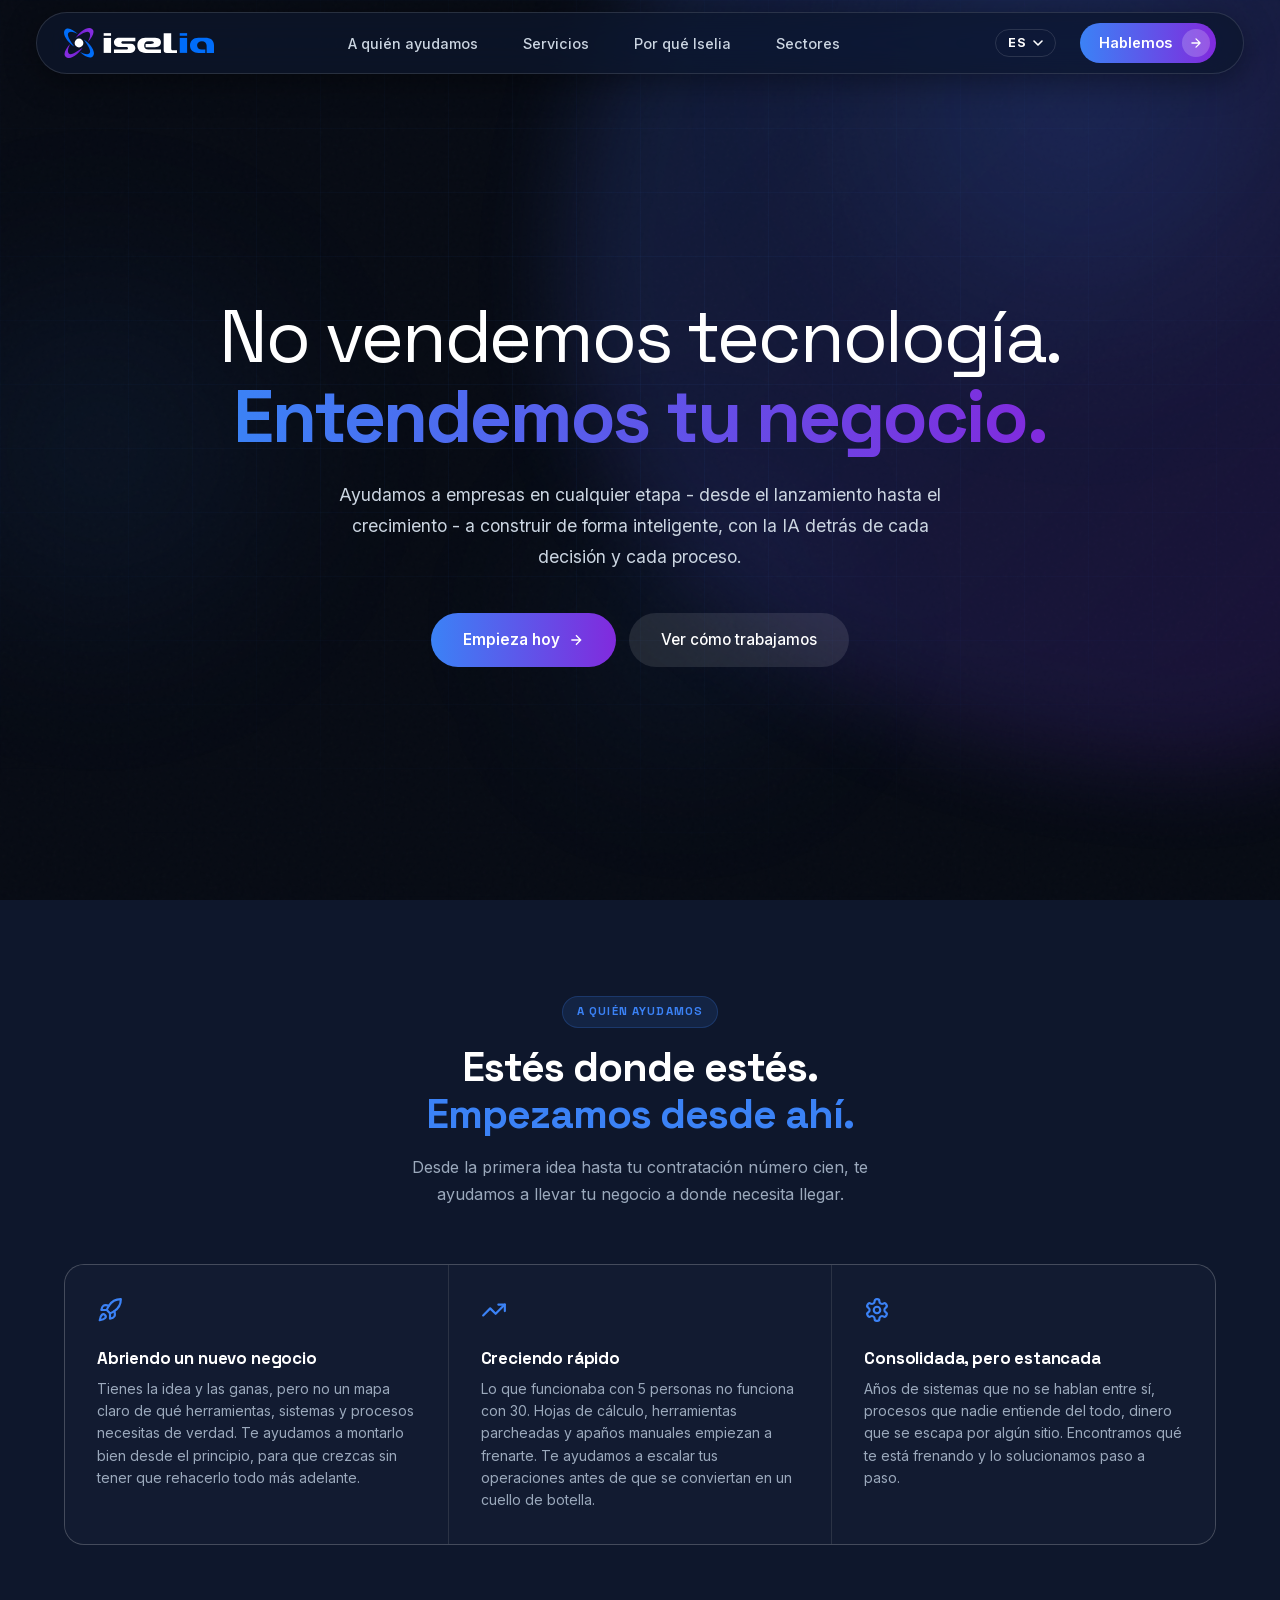
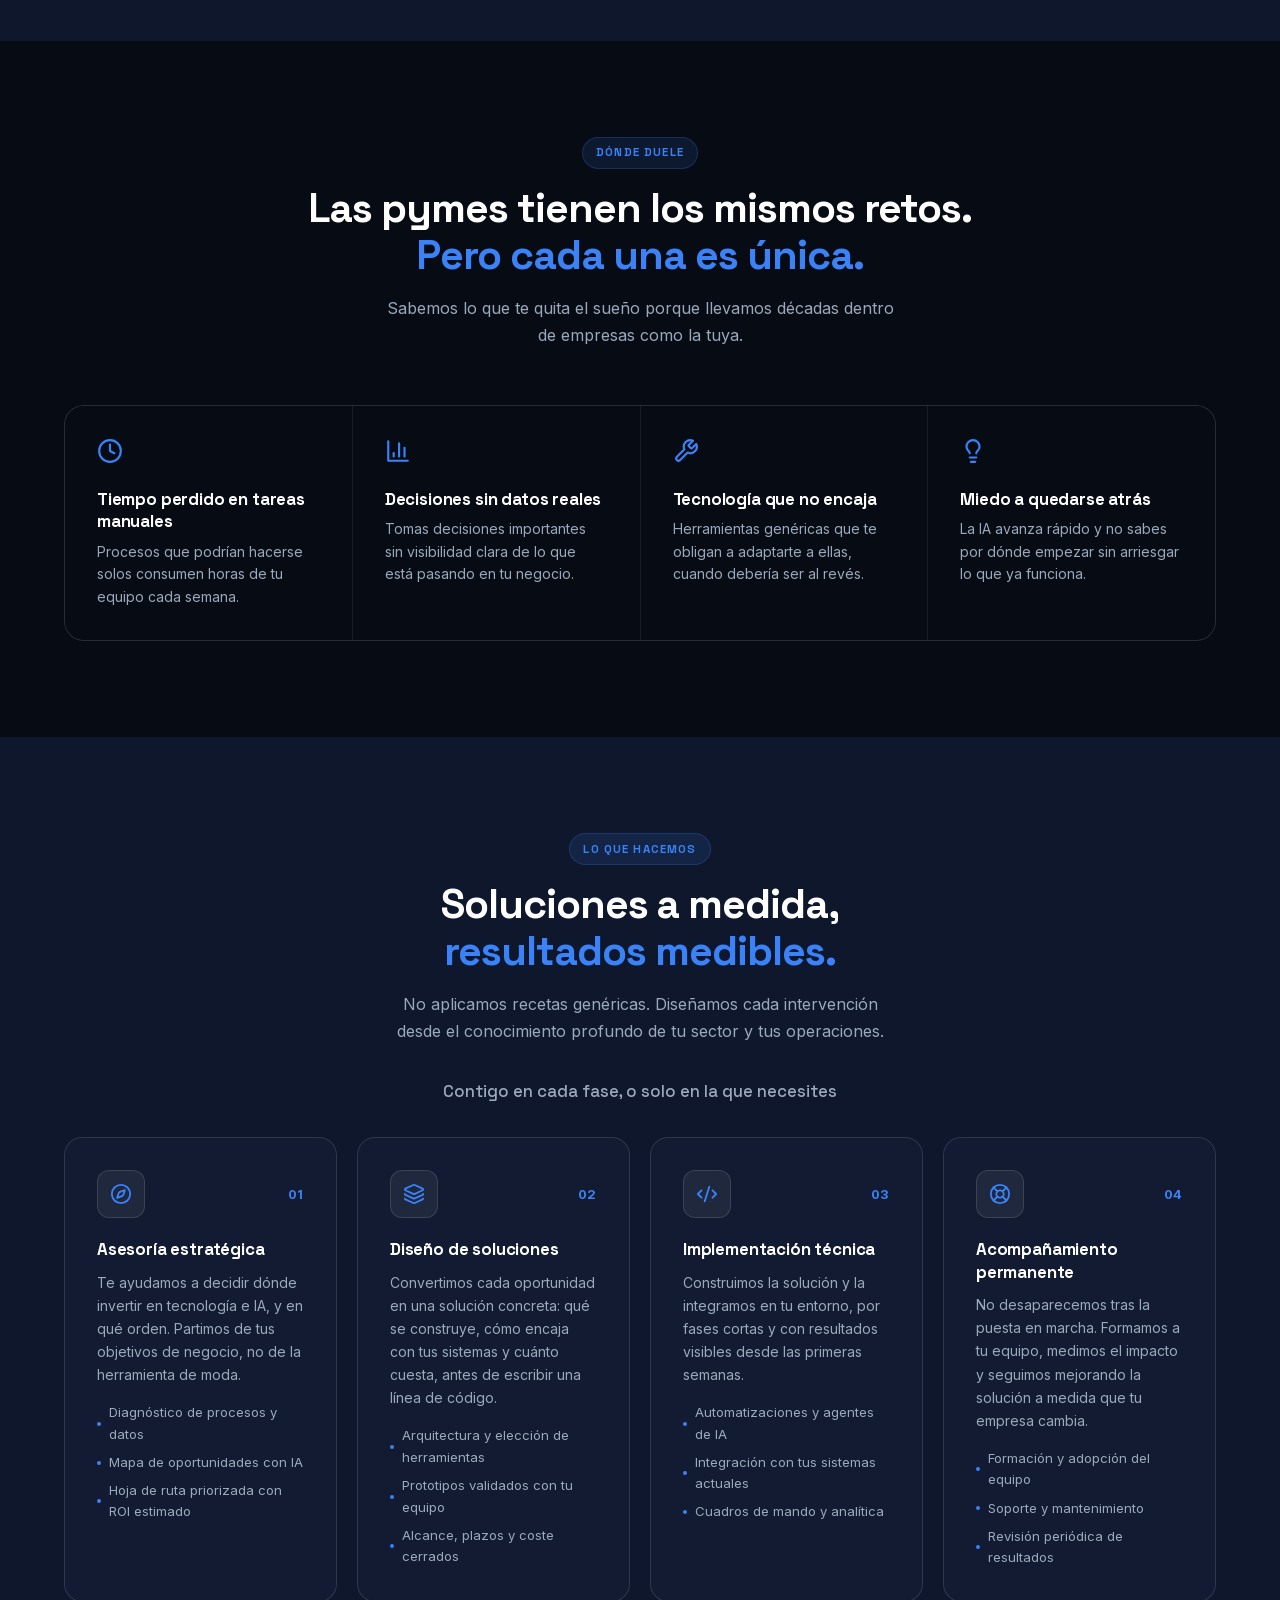
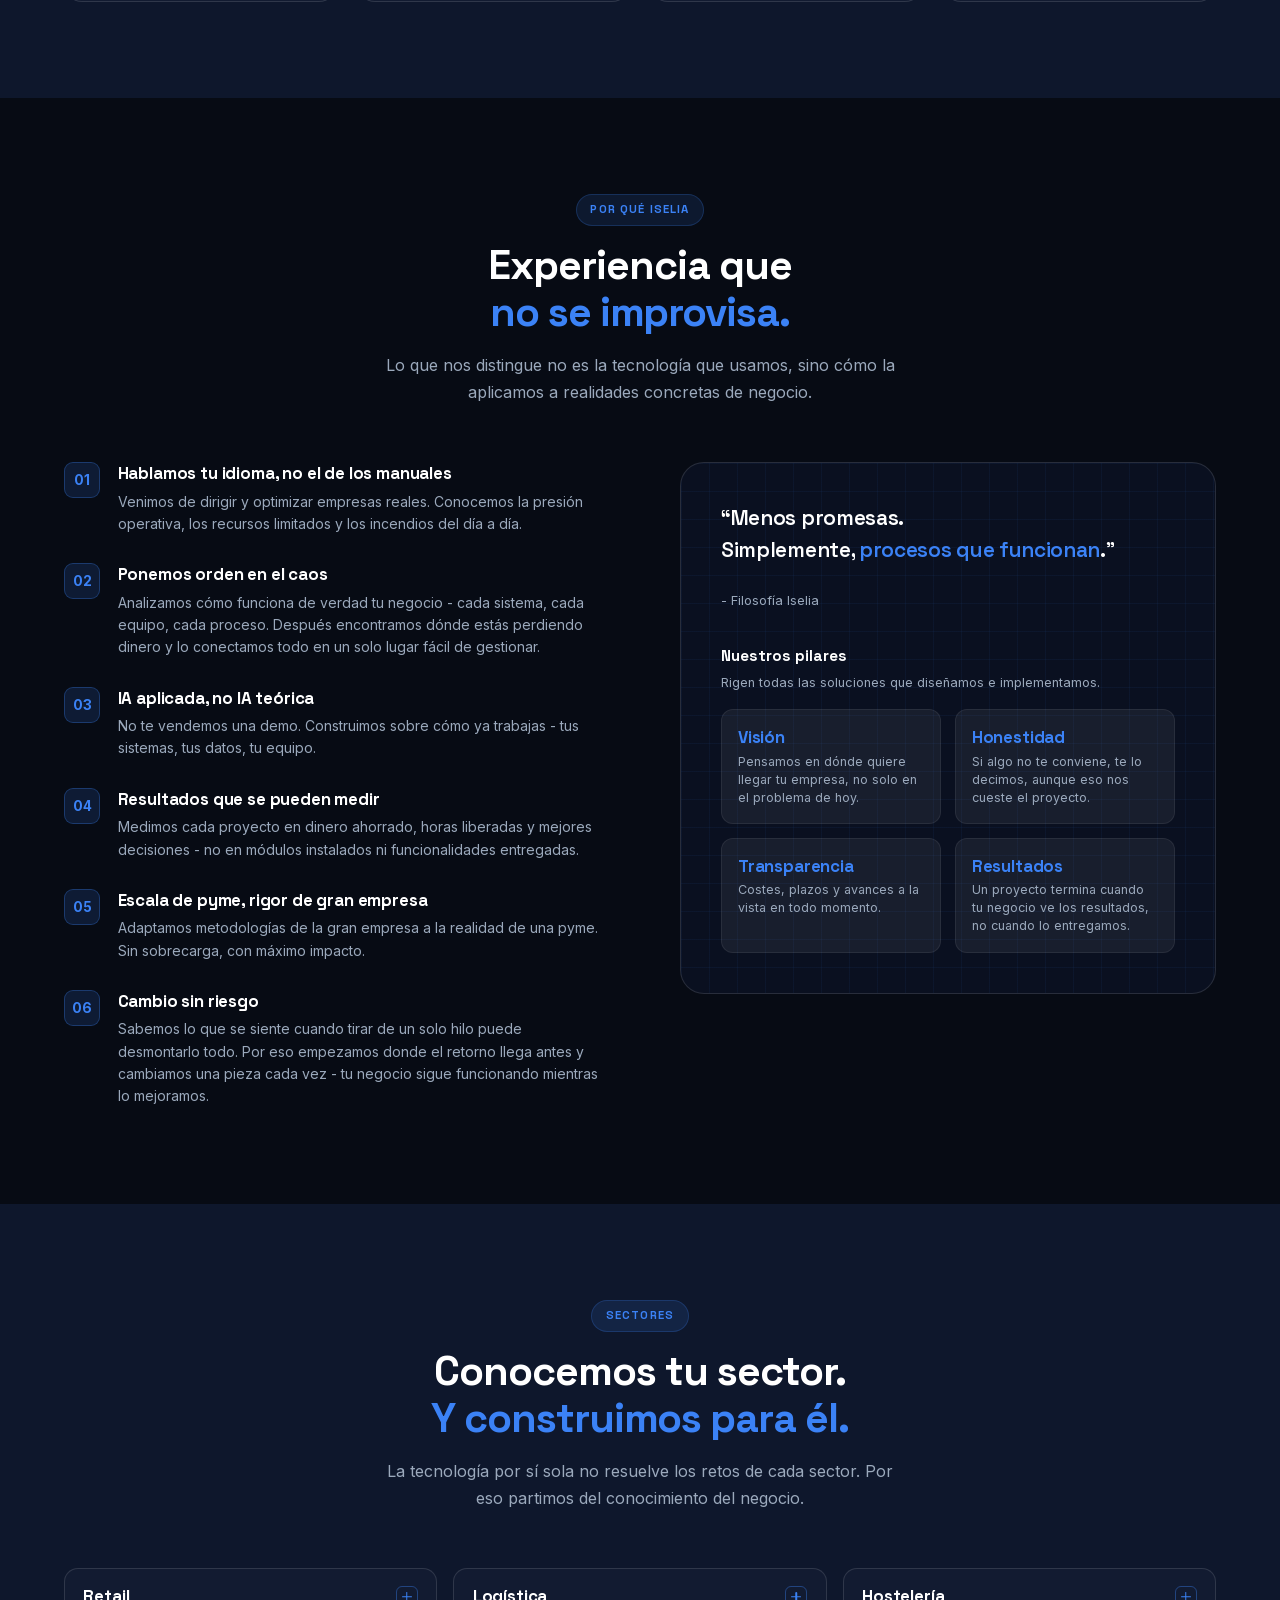
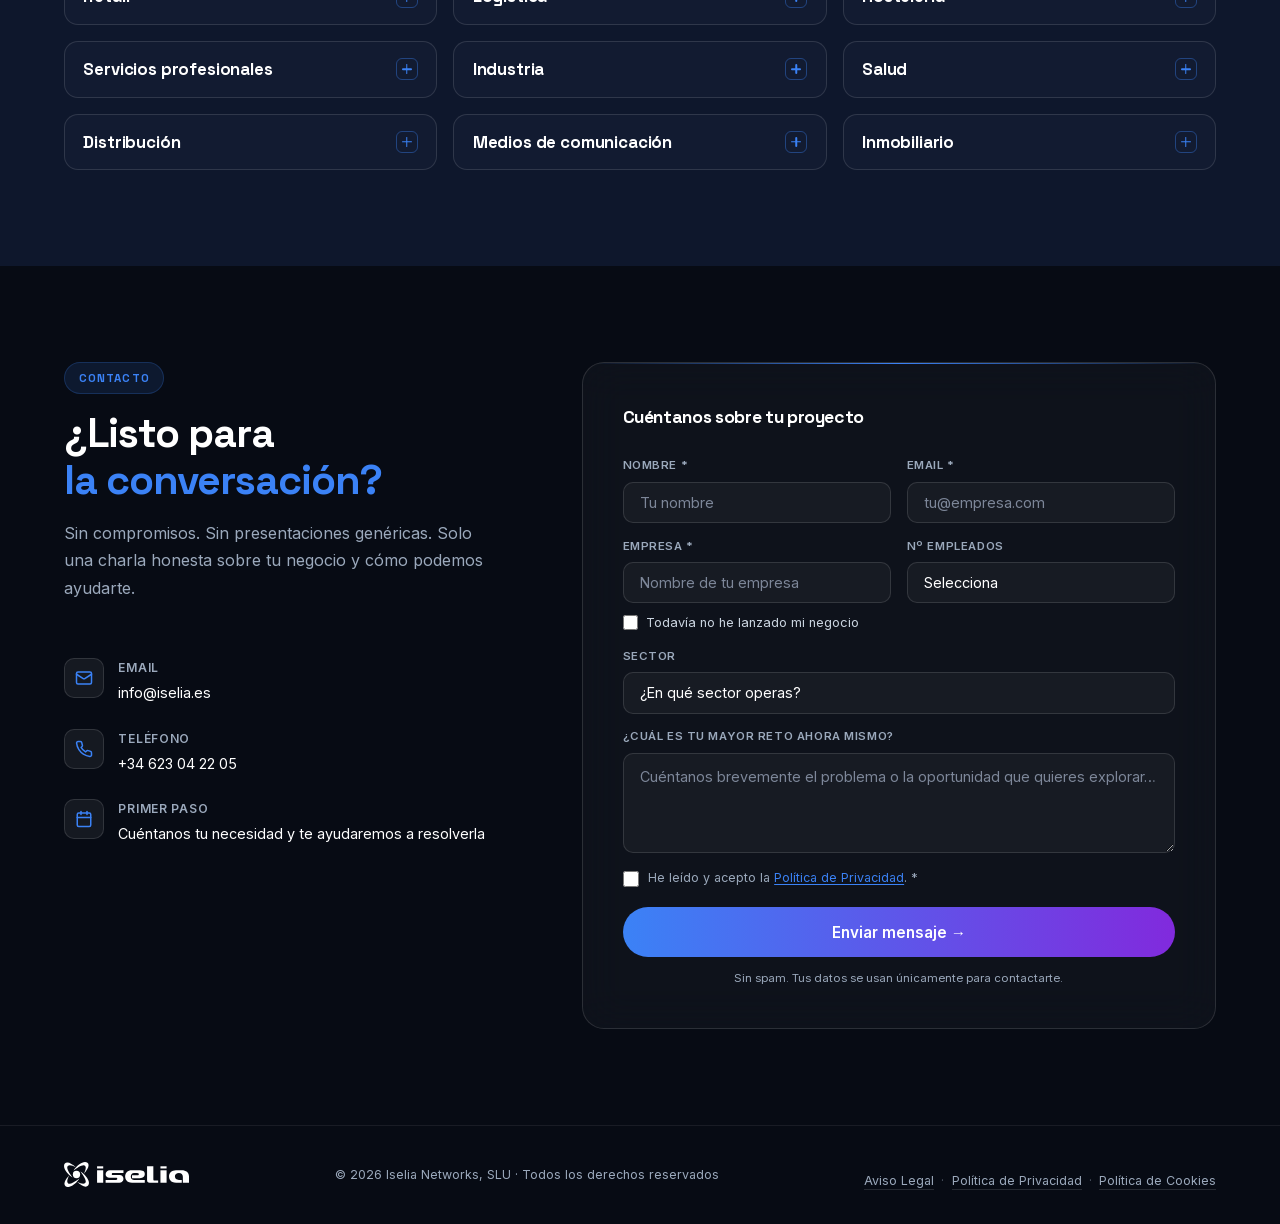
<file: index.html>
<!DOCTYPE html>
<html lang="es">
<head>
  <meta charset="UTF-8" />

  <!-- Recursos criticos, adelantados al CMP. Son <link>, no scripts: el
       auto-blocking de Cookiebot solo reescribe scripts e iframes, asi que
       subirlos no rompe el orden exigido (charset -> Cookiebot -> GA4).
       Sin crossorigin: uc.js y gtag.js se piden en modo no-CORS, y anadirlo
       abriria una segunda conexion en vez de reutilizar esta. -->
  <link rel="preconnect" href="https://consent.cookiebot.com" />
  <link rel="preconnect" href="https://consentcdn.cookiebot.com" />
  <link rel="preconnect" href="https://www.googletagmanager.com" />
  <link rel="stylesheet" href="styles.css" />
  <!-- Los subsets latin son los unicos que usa el castellano y el ingles; sin
       preload el navegador no los descubre hasta parsear el CSS (165 ms y
       242 ms en el informe de PageSpeed del 20-09-2026). crossorigin es
       obligatorio en preload de fuentes aunque sean del mismo origen. -->
  <link rel="preload" href="assets/fonts/inter-latin.woff2" as="font" type="font/woff2" crossorigin />
  <link rel="preload" href="assets/fonts/spacegrotesk-latin.woff2" as="font" type="font/woff2" crossorigin />

  <!-- Cookiebot CMP - debe ser el primer script del head: data-blockingmode="auto"
       solo intercepta lo declarado despues de el, y GA4 lee de aqui el consentimiento. -->
  <script id="Cookiebot" src="https://consent.cookiebot.com/uc.js"
          data-cbid="42545503-d43b-4026-9b3e-4bc26d3a8071" data-blockingmode="auto" type="text/javascript"></script>
  <!-- End Cookiebot CMP -->

  <!-- Google Analytics 4 (G-BYKG0C7WKZ) con Consent Mode v2.
       Por defecto todo denegado: GA4 no escribe cookies hasta que Cookiebot
       confirme el consentimiento. Debe ir por debajo de Cookiebot, del que
       lee el estado de consentimiento. -->
  <script>
    window.dataLayer = window.dataLayer || [];
    function gtag(){dataLayer.push(arguments);}
    gtag('consent', 'default', {
      ad_storage:         'denied',
      ad_user_data:       'denied',
      ad_personalization: 'denied',
      analytics_storage:  'denied',
      wait_for_update:    500
    });
    function iseliaConsentUpdate() {
      var c = (window.Cookiebot && window.Cookiebot.consent) || {};
      gtag('consent', 'update', {
        ad_storage:         c.marketing  ? 'granted' : 'denied',
        ad_user_data:       c.marketing  ? 'granted' : 'denied',
        ad_personalization: c.marketing  ? 'granted' : 'denied',
        analytics_storage:  c.statistics ? 'granted' : 'denied'
      });
    }
    window.addEventListener('CookiebotOnConsentReady', iseliaConsentUpdate);
    window.addEventListener('CookiebotOnAccept',       iseliaConsentUpdate);
    window.addEventListener('CookiebotOnDecline',      iseliaConsentUpdate);
  </script>
  <script async src="https://www.googletagmanager.com/gtag/js?id=G-BYKG0C7WKZ"></script>
  <script>
    gtag('js', new Date());
    gtag('config', 'G-BYKG0C7WKZ');
  </script>
  <!-- End Google Analytics 4 -->

  <meta name="viewport" content="width=device-width, initial-scale=1.0" />
  <meta name="robots" content="index, follow" />

  <!-- Primary meta -->
  <title>Iselia - Consultoría tecnológica con IA para Pymes</title>
  <meta name="description" content="Consultoría tecnológica con IA para pymes: asesoría, diseño, implementación y acompañamiento para transformar los procesos de tu empresa." />
  <meta name="keywords" content="consultoría tecnológica, inteligencia artificial, automatización pymes, transformación digital, IA para empresas, consultoría IA España" />
  <meta name="author" content="Iselia" />
  <link rel="canonical" href="https://www.iselia.es/" />

  <!-- Open Graph -->
  <meta property="og:type"        content="website" />
  <meta property="og:url"         content="https://www.iselia.es/" />
  <meta property="og:site_name"   content="Iselia" />
  <meta property="og:title"       content="Iselia - Consultoría tecnológica con IA para Pymes" />
  <meta property="og:description" content="Consultoría tecnológica con IA para pymes: asesoría, diseño, implementación y acompañamiento para transformar los procesos de tu empresa." />
  <meta property="og:locale"      content="es_ES" />
  <meta property="og:locale:alternate" content="en_GB" />
  <meta property="og:image"        content="https://www.iselia.es/assets/iselia-og.png" />
  <meta property="og:image:width"  content="1200" />
  <meta property="og:image:height" content="630" />
  <meta property="og:image:alt"    content="Iselia" />

  <!-- Twitter Card -->
  <meta name="twitter:card"        content="summary_large_image" />
  <meta name="twitter:title"       content="Iselia - Consultoría tecnológica con IA para Pymes" />
  <meta name="twitter:description" content="Consultoría tecnológica con IA para pymes: asesoría, diseño, implementación y acompañamiento para transformar los procesos de tu empresa." />
  <meta name="twitter:image"       content="https://www.iselia.es/assets/iselia-og.png" />

  <!-- JSON-LD: Organization -->
  <script type="application/ld+json">
  {
    "@context": "https://schema.org",
    "@type": "ProfessionalService",
    "name": "Iselia",
    "legalName": "Iselia Networks, SLU",
    "vatID": "ESB93913408",
    "taxID": "B93913408",
    "url": "https://www.iselia.es",
    "logo": "https://www.iselia.es/assets/iselia-logo-512.png",
    "description": "Consultoría tecnológica con IA para pymes: asesoría estratégica, diseño de soluciones, implementación técnica y acompañamiento permanente.",
    "telephone": "+34623042205",
    "email": "info@iselia.es",
    "address": {
      "@type": "PostalAddress",
      "streetAddress": "Av. Estrasburgo II, 1",
      "postalCode": "28514",
      "addressLocality": "Nuevo Baztán",
      "addressRegion": "Madrid",
      "addressCountry": "ES"
    },
    "areaServed": "ES",
    "availableLanguage": ["Spanish", "English"],
    "priceRange": "$$",
    "sameAs": []
  }
  </script>

  <!-- JSON-LD: WebSite + SearchAction -->
  <script type="application/ld+json">
  {
    "@context": "https://schema.org",
    "@type": "WebSite",
    "name": "Iselia",
    "url": "https://www.iselia.es"
  }
  </script>


  <!-- Favicons / marcas de la firma -->
  <link rel="icon" type="image/png" sizes="16x16" href="assets/iselia-favicon-16.png" />
  <link rel="icon" type="image/png" sizes="32x32" href="assets/iselia-favicon-32.png" />
  <link rel="icon" type="image/svg+xml" href="assets/iselia-favicon-claro.svg" />
  <link rel="icon" type="image/svg+xml" href="assets/iselia-favicon-oscuro.svg" media="(prefers-color-scheme: dark)" />
  <link rel="apple-touch-icon" sizes="180x180" href="assets/iselia-apple-touch-icon.png" />

</head>
<body>

<div class="orb orb-1"></div>
<div class="orb orb-2"></div>
<div class="orb orb-3"></div>

<!-- NAV -->
<nav id="navbar">
  <a href="#" class="nav-logo" aria-label="Iselia">
    <img src="assets/iselia-lockup-horizontal-oscuro.svg" alt="Iselia" width="150" height="30" />
  </a>
  <ul class="nav-links" id="navLinks">
    <li><a href="#ayudamos" data-i18n="nav-who">A quién ayudamos</a></li>
    <li><a href="#servicios" data-i18n="nav-services">Servicios</a></li>
    <li><a href="#por-que" data-i18n="nav-why">Por qué Iselia</a></li>
    <li><a href="#sectores" data-i18n="nav-sectors">Sectores</a></li>
    <li class="lang-switcher" id="langSwitcher">
      <button type="button" class="lang-toggle" id="langToggle" aria-haspopup="true" aria-expanded="false" aria-label="Idioma">
        <span class="lang-code" id="langCode">ES</span>
        <svg class="lang-caret" width="10" height="6" viewBox="0 0 10 6" fill="none" stroke="currentColor" stroke-width="1.6" stroke-linecap="round" stroke-linejoin="round" aria-hidden="true"><path d="M1 1l4 4 4-4"/></svg>
      </button>
      <ul class="lang-menu" id="langMenu" role="menu">
        <li><button type="button" class="lang-btn active" role="menuitem" data-lang="es" data-code="ES">Español</button></li>
        <li><button type="button" class="lang-btn" role="menuitem" data-lang="en" data-code="EN">English</button></li>
      </ul>
    </li>
  </ul>
  <a href="#contacto" class="nav-cta" id="ctaLink"><span data-i18n="nav-cta">Hablemos</span><span class="cta-arrow" aria-hidden="true"><svg viewBox="0 0 24 24" fill="none" stroke="currentColor" stroke-width="2.2" stroke-linecap="round" stroke-linejoin="round"><path d="M5 12h14M12 5l7 7-7 7"/></svg></span></a>
  <button class="nav-mobile-btn" id="mobileToggle" aria-label="Menú"><svg xmlns="http://www.w3.org/2000/svg" viewBox="0 0 24 24" fill="none" stroke="currentColor" stroke-width="2" stroke-linecap="round" stroke-linejoin="round" aria-hidden="true"><line x1="4" y1="6" x2="20" y2="6"/><line x1="4" y1="12" x2="20" y2="12"/><line x1="4" y1="18" x2="20" y2="18"/></svg></button>
</nav>

<!-- HERO -->
<section class="hero">
  <div class="hero-shape" aria-hidden="true"></div>
  <div class="hero-grid-bg"></div>
  <div class="hero-content">
    <h1 data-i18n="hero-h1">
      No vendemos tecnología.<br />
      <span class="grad">Entendemos tu negocio.</span>
    </h1>
    <p class="hero-desc" data-i18n="hero-desc">
      Ayudamos a empresas en cualquier etapa - desde el lanzamiento hasta el
      crecimiento - a construir de forma inteligente, con la IA detrás de cada
      decisión y cada proceso.
    </p>
    <div class="hero-actions">
      <a href="#contacto" class="btn-primary" id="heroCta">
        <span data-i18n="hero-cta-btn">Empieza hoy</span>
        <svg width="16" height="16" fill="none" stroke="currentColor" stroke-width="2" viewBox="0 0 24 24"><path d="M5 12h14M12 5l7 7-7 7"/></svg>
      </a>
      <a href="#servicios" class="btn-outline" data-i18n="hero-outline-btn">Ver cómo trabajamos</a>
    </div>
  </div>
</section>


<!-- WHO WE HELP -->
<section class="who section-alt" id="ayudamos">
  <div class="section-eyebrow" data-i18n="who-eyebrow">A quién ayudamos</div>
  <h2 class="section-title" data-i18n="who-title">Estés donde estés.<br /><span class="hl">Empezamos desde ahí.</span></h2>
  <p class="section-sub" data-i18n="who-sub">Desde la primera idea hasta tu contratación número cien, te ayudamos a llevar tu negocio a donde necesita llegar.</p>
  <div class="card-strip who-grid reveal">
    <div class="problem-card">
      <span class="problem-glyph"><svg xmlns="http://www.w3.org/2000/svg" viewBox="0 0 24 24" fill="none" stroke="currentColor" stroke-width="2" stroke-linecap="round" stroke-linejoin="round" aria-hidden="true"><path d="M4.5 16.5c-1.5 1.26-2 5-2 5s3.74-.5 5-2c.71-.84.7-2.13-.09-2.91a2.18 2.18 0 0 0-2.91-.09z"/><path d="m12 15-3-3a22 22 0 0 1 2-3.95A12.88 12.88 0 0 1 22 2c0 2.72-.78 7.5-6 11a22.35 22.35 0 0 1-4 2z"/><path d="M9 12H4s.55-3.03 2-4c1.62-1.08 5 0 5 0"/><path d="M12 15v5s3.03-.55 4-2c1.08-1.62 0-5 0-5"/></svg></span>
      <h3 data-i18n="who-1-title">Abriendo un nuevo negocio</h3>
      <p data-i18n="who-1-desc">Tienes la idea y las ganas, pero no un mapa claro de qué herramientas, sistemas y procesos necesitas de verdad. Te ayudamos a montarlo bien desde el principio, para que crezcas sin tener que rehacerlo todo más adelante.</p>
    </div>
    <div class="problem-card">
      <span class="problem-glyph"><svg xmlns="http://www.w3.org/2000/svg" viewBox="0 0 24 24" fill="none" stroke="currentColor" stroke-width="2" stroke-linecap="round" stroke-linejoin="round" aria-hidden="true"><polyline points="22 7 13.5 15.5 8.5 10.5 2 17"/><polyline points="16 7 22 7 22 13"/></svg></span>
      <h3 data-i18n="who-2-title">Creciendo rápido</h3>
      <p data-i18n="who-2-desc">Lo que funcionaba con 5 personas no funciona con 30. Hojas de cálculo, herramientas parcheadas y apaños manuales empiezan a frenarte. Te ayudamos a escalar tus operaciones antes de que se conviertan en un cuello de botella.</p>
    </div>
    <div class="problem-card">
      <span class="problem-glyph"><svg xmlns="http://www.w3.org/2000/svg" viewBox="0 0 24 24" fill="none" stroke="currentColor" stroke-width="2" stroke-linecap="round" stroke-linejoin="round" aria-hidden="true"><path d="M12.22 2h-.44a2 2 0 0 0-2 2v.18a2 2 0 0 1-1 1.73l-.43.25a2 2 0 0 1-2 0l-.15-.08a2 2 0 0 0-2.73.73l-.22.38a2 2 0 0 0 .73 2.73l.15.1a2 2 0 0 1 1 1.72v.51a2 2 0 0 1-1 1.74l-.15.09a2 2 0 0 0-.73 2.73l.22.38a2 2 0 0 0 2.73.73l.15-.08a2 2 0 0 1 2 0l.43.25a2 2 0 0 1 1 1.73V20a2 2 0 0 0 2 2h.44a2 2 0 0 0 2-2v-.18a2 2 0 0 1 1-1.73l.43-.25a2 2 0 0 1 2 0l.15.08a2 2 0 0 0 2.73-.73l.22-.39a2 2 0 0 0-.73-2.73l-.15-.08a2 2 0 0 1-1-1.74v-.5a2 2 0 0 1 1-1.74l.15-.09a2 2 0 0 0 .73-2.73l-.22-.38a2 2 0 0 0-2.73-.73l-.15.08a2 2 0 0 1-2 0l-.43-.25a2 2 0 0 1-1-1.73V4a2 2 0 0 0-2-2z"/><circle cx="12" cy="12" r="3"/></svg></span>
      <h3 data-i18n="who-3-title">Consolidada, pero estancada</h3>
      <p data-i18n="who-3-desc">Años de sistemas que no se hablan entre sí, procesos que nadie entiende del todo, dinero que se escapa por algún sitio. Encontramos qué te está frenando y lo solucionamos paso a paso.</p>
    </div>
  </div>
</section>

<!-- PROBLEM -->
<section class="problem" id="retos" data-nav="ayudamos">
  <div class="section-eyebrow" data-i18n="prob-eyebrow">Dónde duele</div>
  <h2 class="section-title" data-i18n="prob-title">Las pymes tienen los mismos retos.<br /><span class="hl">Pero cada una es única.</span></h2>
  <p class="section-sub" data-i18n="prob-sub">Sabemos lo que te quita el sueño porque llevamos décadas dentro de empresas como la tuya.</p>
  <div class="card-strip problem-grid reveal">
    <div class="problem-card">
      <span class="problem-glyph"><svg xmlns="http://www.w3.org/2000/svg" viewBox="0 0 24 24" fill="none" stroke="currentColor" stroke-width="2" stroke-linecap="round" stroke-linejoin="round" aria-hidden="true"><circle cx="12" cy="12" r="10"/><polyline points="12 6 12 12 16 14"/></svg></span>
      <h3 data-i18n="prob-1-title">Tiempo perdido en tareas manuales</h3>
      <p data-i18n="prob-1-desc">Procesos que podrían hacerse solos consumen horas de tu equipo cada semana.</p>
    </div>
    <div class="problem-card">
      <span class="problem-glyph"><svg xmlns="http://www.w3.org/2000/svg" viewBox="0 0 24 24" fill="none" stroke="currentColor" stroke-width="2" stroke-linecap="round" stroke-linejoin="round" aria-hidden="true"><path d="M3 3v18h18"/><path d="M18 17V9"/><path d="M13 17V5"/><path d="M8 17v-3"/></svg></span>
      <h3 data-i18n="prob-2-title">Decisiones sin datos reales</h3>
      <p data-i18n="prob-2-desc">Tomas decisiones importantes sin visibilidad clara de lo que está pasando en tu negocio.</p>
    </div>
    <div class="problem-card">
      <span class="problem-glyph"><svg xmlns="http://www.w3.org/2000/svg" viewBox="0 0 24 24" fill="none" stroke="currentColor" stroke-width="2" stroke-linecap="round" stroke-linejoin="round" aria-hidden="true"><path d="M14.7 6.3a1 1 0 0 0 0 1.4l1.6 1.6a1 1 0 0 0 1.4 0l3.77-3.77a6 6 0 0 1-7.94 7.94l-6.91 6.91a2.12 2.12 0 0 1-3-3l6.91-6.91a6 6 0 0 1 7.94-7.94l-3.76 3.76z"/></svg></span>
      <h3 data-i18n="prob-3-title">Tecnología que no encaja</h3>
      <p data-i18n="prob-3-desc">Herramientas genéricas que te obligan a adaptarte a ellas, cuando debería ser al revés.</p>
    </div>
    <div class="problem-card">
      <span class="problem-glyph"><svg xmlns="http://www.w3.org/2000/svg" viewBox="0 0 24 24" fill="none" stroke="currentColor" stroke-width="2" stroke-linecap="round" stroke-linejoin="round" aria-hidden="true"><path d="M15 14c.2-1 .7-1.7 1.5-2.5 1-.9 1.5-2.2 1.5-3.5A6 6 0 0 0 6 8c0 1 .2 2.2 1.5 3.5.7.7 1.3 1.5 1.5 2.5"/><path d="M9 18h6"/><path d="M10 22h4"/></svg></span>
      <h3 data-i18n="prob-4-title">Miedo a quedarse atrás</h3>
      <p data-i18n="prob-4-desc">La IA avanza rápido y no sabes por dónde empezar sin arriesgar lo que ya funciona.</p>
    </div>
  </div>
</section>

<!-- SERVICES -->
<section class="services section-alt" id="servicios">
  <div class="section-eyebrow" data-i18n="svc-eyebrow">Lo que hacemos</div>
  <h2 class="section-title" data-i18n="svc-title">Soluciones a medida,<br /><span class="hl">resultados medibles.</span></h2>
  <p class="section-sub" data-i18n="svc-sub">No aplicamos recetas genéricas. Diseñamos cada intervención desde el conocimiento profundo de tu sector y tus operaciones.</p>
  <p class="svc-banner" data-i18n="svc-banner">Contigo en cada fase, o solo en la que necesites</p>
  <div class="services-grid reveal">
    <div class="service-card">
      <div class="service-top">
        <div class="service-icon-wrap"><svg xmlns="http://www.w3.org/2000/svg" viewBox="0 0 24 24" fill="none" stroke="currentColor" stroke-width="2" stroke-linecap="round" stroke-linejoin="round" aria-hidden="true"><path d="m16.24 7.76-1.804 5.411a2 2 0 0 1-1.265 1.265L7.76 16.24l1.804-5.411a2 2 0 0 1 1.265-1.265z"/><circle cx="12" cy="12" r="10"/></svg></div>
        <span class="service-num">01</span>
      </div>
      <h3 data-i18n="svc-1-title">Asesoría estratégica</h3>
      <p data-i18n="svc-1-desc">Te ayudamos a decidir dónde invertir en tecnología e IA, y en qué orden. Partimos de tus objetivos de negocio, no de la herramienta de moda.</p>
      <ul class="service-list">
        <li data-i18n="svc-1-li-1">Diagnóstico de procesos y datos</li>
        <li data-i18n="svc-1-li-2">Mapa de oportunidades con IA</li>
        <li data-i18n="svc-1-li-3">Hoja de ruta priorizada con ROI estimado</li>
      </ul>
    </div>
    <div class="service-card">
      <div class="service-top">
        <div class="service-icon-wrap"><svg xmlns="http://www.w3.org/2000/svg" viewBox="0 0 24 24" fill="none" stroke="currentColor" stroke-width="2" stroke-linecap="round" stroke-linejoin="round" aria-hidden="true"><path d="M12.83 2.18a2 2 0 0 0-1.66 0L2.6 6.08a1 1 0 0 0 0 1.83l8.58 3.91a2 2 0 0 0 1.66 0l8.58-3.9a1 1 0 0 0 0-1.83z"/><path d="M2 12a1 1 0 0 0 .58.91l8.6 3.91a2 2 0 0 0 1.65 0l8.58-3.9A1 1 0 0 0 22 12"/><path d="M2 17a1 1 0 0 0 .58.91l8.6 3.91a2 2 0 0 0 1.65 0l8.58-3.9A1 1 0 0 0 22 17"/></svg></div>
        <span class="service-num">02</span>
      </div>
      <h3 data-i18n="svc-2-title">Diseño de soluciones</h3>
      <p data-i18n="svc-2-desc">Convertimos cada oportunidad en una solución concreta: qué se construye, cómo encaja con tus sistemas y cuánto cuesta, antes de escribir una línea de código.</p>
      <ul class="service-list">
        <li data-i18n="svc-2-li-1">Arquitectura y elección de herramientas</li>
        <li data-i18n="svc-2-li-2">Prototipos validados con tu equipo</li>
        <li data-i18n="svc-2-li-3">Alcance, plazos y coste cerrados</li>
      </ul>
    </div>
    <div class="service-card">
      <div class="service-top">
        <div class="service-icon-wrap"><svg xmlns="http://www.w3.org/2000/svg" viewBox="0 0 24 24" fill="none" stroke="currentColor" stroke-width="2" stroke-linecap="round" stroke-linejoin="round" aria-hidden="true"><path d="m18 16 4-4-4-4"/><path d="m6 8-4 4 4 4"/><path d="m14.5 4-5 16"/></svg></div>
        <span class="service-num">03</span>
      </div>
      <h3 data-i18n="svc-3-title">Implementación técnica</h3>
      <p data-i18n="svc-3-desc">Construimos la solución y la integramos en tu entorno, por fases cortas y con resultados visibles desde las primeras semanas.</p>
      <ul class="service-list">
        <li data-i18n="svc-3-li-1">Automatizaciones y agentes de IA</li>
        <li data-i18n="svc-3-li-2">Integración con tus sistemas actuales</li>
        <li data-i18n="svc-3-li-3">Cuadros de mando y analítica</li>
      </ul>
    </div>
    <div class="service-card">
      <div class="service-top">
        <div class="service-icon-wrap"><svg xmlns="http://www.w3.org/2000/svg" viewBox="0 0 24 24" fill="none" stroke="currentColor" stroke-width="2" stroke-linecap="round" stroke-linejoin="round" aria-hidden="true"><circle cx="12" cy="12" r="10"/><path d="m4.93 4.93 4.24 4.24"/><path d="m14.83 9.17 4.24-4.24"/><path d="m14.83 14.83 4.24 4.24"/><path d="m9.17 14.83-4.24 4.24"/><circle cx="12" cy="12" r="4"/></svg></div>
        <span class="service-num">04</span>
      </div>
      <h3 data-i18n="svc-4-title">Acompañamiento permanente</h3>
      <p data-i18n="svc-4-desc">No desaparecemos tras la puesta en marcha. Formamos a tu equipo, medimos el impacto y seguimos mejorando la solución a medida que tu empresa cambia.</p>
      <ul class="service-list">
        <li data-i18n="svc-4-li-1">Formación y adopción del equipo</li>
        <li data-i18n="svc-4-li-2">Soporte y mantenimiento</li>
        <li data-i18n="svc-4-li-3">Revisión periódica de resultados</li>
      </ul>
    </div>
  </div>
</section>

<!-- WHY -->
<section class="why" id="por-que">
  <div class="section-eyebrow" data-i18n="why-eyebrow">Por qué Iselia</div>
  <h2 class="section-title" data-i18n="why-title">Experiencia que<br /><span class="hl">no se improvisa.</span></h2>
  <p class="section-sub" data-i18n="why-sub">Lo que nos distingue no es la tecnología que usamos, sino cómo la aplicamos a realidades concretas de negocio.</p>
  <div class="why-layout">
    <div class="why-points reveal">
      <div class="why-point">
        <div class="why-num">01</div>
        <div>
          <h3 data-i18n="why-1-title">Hablamos tu idioma, no el de los manuales</h3>
          <p data-i18n="why-1-desc">Venimos de dirigir y optimizar empresas reales. Conocemos la presión operativa, los recursos limitados y los incendios del día a día.</p>
        </div>
      </div>
      <div class="why-point">
        <div class="why-num">02</div>
        <div>
          <h3 data-i18n="why-2-title">Ponemos orden en el caos</h3>
          <p data-i18n="why-2-desc">Analizamos cómo funciona de verdad tu negocio - cada sistema, cada equipo, cada proceso. Después encontramos dónde estás perdiendo dinero y lo conectamos todo en un solo lugar fácil de gestionar.</p>
        </div>
      </div>
      <div class="why-point">
        <div class="why-num">03</div>
        <div>
          <h3 data-i18n="why-3-title">IA aplicada, no IA teórica</h3>
          <p data-i18n="why-3-desc">No te vendemos una demo. Construimos sobre cómo ya trabajas - tus sistemas, tus datos, tu equipo.</p>
        </div>
      </div>
      <div class="why-point">
        <div class="why-num">04</div>
        <div>
          <h3 data-i18n="why-4-title">Resultados que se pueden medir</h3>
          <p data-i18n="why-4-desc">Medimos cada proyecto en dinero ahorrado, horas liberadas y mejores decisiones - no en módulos instalados ni funcionalidades entregadas.</p>
        </div>
      </div>
      <div class="why-point">
        <div class="why-num">05</div>
        <div>
          <h3 data-i18n="why-5-title">Escala de pyme, rigor de gran empresa</h3>
          <p data-i18n="why-5-desc">Adaptamos metodologías de la gran empresa a la realidad de una pyme. Sin sobrecarga, con máximo impacto.</p>
        </div>
      </div>
      <div class="why-point">
        <div class="why-num">06</div>
        <div>
          <h3 data-i18n="why-6-title">Cambio sin riesgo</h3>
          <p data-i18n="why-6-desc">Sabemos lo que se siente cuando tirar de un solo hilo puede desmontarlo todo. Por eso empezamos donde el retorno llega antes y cambiamos una pieza cada vez - tu negocio sigue funcionando mientras lo mejoramos.</p>
        </div>
      </div>
    </div>
    <div class="why-panel reveal reveal-delay-2">
      <div class="why-panel-content">
        <p class="why-quote" data-i18n="why-quote">“Menos promesas.<br />Simplemente, <span class="hi">procesos que funcionan</span>.”</p>
        <p class="why-author" data-i18n="why-author">- Filosofía Iselia</p>
        <p class="why-pillars-title" data-i18n="pillars-title">Nuestros pilares</p>
        <p class="why-pillars-sub" data-i18n="pillars-sub">Rigen todas las soluciones que diseñamos e implementamos.</p>
        <div class="why-metrics">
          <div class="wm">
            <h3 class="wm-val" data-i18n="wm-1-val">Visión</h3>
            <p class="wm-label" data-i18n="wm-1-label">Pensamos en dónde quiere llegar tu empresa, no solo en el problema de hoy.</p>
          </div>
          <div class="wm">
            <h3 class="wm-val" data-i18n="wm-2-val">Honestidad</h3>
            <p class="wm-label" data-i18n="wm-2-label">Si algo no te conviene, te lo decimos, aunque eso nos cueste el proyecto.</p>
          </div>
          <div class="wm">
            <h3 class="wm-val" data-i18n="wm-3-val">Transparencia</h3>
            <p class="wm-label" data-i18n="wm-3-label">Costes, plazos y avances a la vista en todo momento.</p>
          </div>
          <div class="wm">
            <h3 class="wm-val" data-i18n="wm-4-val">Resultados</h3>
            <p class="wm-label" data-i18n="wm-4-label">Un proyecto termina cuando tu negocio ve los resultados, no cuando lo entregamos.</p>
          </div>
        </div>
      </div>
    </div>
  </div>
</section>

<!-- SECTORES -->
<section class="sectors-sec section-alt" id="sectores">
  <div class="section-eyebrow" data-i18n="sec-eyebrow">Sectores</div>
  <h2 class="section-title" data-i18n="sec-title">Conocemos tu sector.<br /><span class="hl">Y construimos para él.</span></h2>
  <p class="section-sub" data-i18n="sec-sub">La tecnología por sí sola no resuelve los retos de cada sector. Por eso partimos del conocimiento del negocio.</p>
  <div class="accordion reveal">
    <details class="acc-item">
      <summary><span data-i18n="sec-retail-t">Retail</span><span class="acc-icon" aria-hidden="true"></span></summary>
      <p data-i18n="sec-retail-d">Stock, ventas y canales online y tienda física en una sola vista, con previsiones que reducen tanto el exceso de stock como las roturas.</p>
    </details>
    <details class="acc-item">
      <summary><span data-i18n="sec-logistica-t">Logística</span><span class="acc-icon" aria-hidden="true"></span></summary>
      <p data-i18n="sec-logistica-d">Rutas, seguimiento de envíos y operaciones de almacén conectados y automatizados - menos retrasos y menos llamadas de "¿dónde está mi pedido?".</p>
    </details>
    <details class="acc-item">
      <summary><span data-i18n="sec-hosteleria-t">Hostelería</span><span class="acc-icon" aria-hidden="true"></span></summary>
      <p data-i18n="sec-hosteleria-d">Reservas, turnos del personal y pedidos a proveedores que funcionan solos, para que tu equipo se dedique a los clientes.</p>
    </details>
    <details class="acc-item">
      <summary><span data-i18n="sec-servicios-t">Servicios profesionales</span><span class="acc-icon" aria-hidden="true"></span></summary>
      <p data-i18n="sec-servicios-d">Propuestas, control de horas y facturación automatizados - más horas facturables y menos horas de gestión.</p>
    </details>
    <details class="acc-item">
      <summary><span data-i18n="sec-industria-t">Industria</span><span class="acc-icon" aria-hidden="true"></span></summary>
      <p data-i18n="sec-industria-d">Datos de producción y mantenimiento en tiempo real, para detectar cuellos de botella y averías antes de que te cuesten dinero.</p>
    </details>
    <details class="acc-item">
      <summary><span data-i18n="sec-salud-t">Salud</span><span class="acc-icon" aria-hidden="true"></span></summary>
      <p data-i18n="sec-salud-d">Citas, historiales y gestión administrativa simplificados, con los datos sensibles tratados como exige la normativa sanitaria.</p>
    </details>
    <details class="acc-item">
      <summary><span data-i18n="sec-distrib-t">Distribución</span><span class="acc-icon" aria-hidden="true"></span></summary>
      <p data-i18n="sec-distrib-d">Pedidos, inventario y proveedores sincronizados entre tus sistemas, con márgenes claros por cliente y por producto.</p>
    </details>
    <details class="acc-item">
      <summary><span data-i18n="sec-medios-t">Medios de comunicación</span><span class="acc-icon" aria-hidden="true"></span></summary>
      <p data-i18n="sec-medios-d">Flujos de contenido, datos de audiencia y venta de publicidad conectados, para ver qué funciona y qué genera ingresos de verdad.</p>
    </details>
    <details class="acc-item">
      <summary><span data-i18n="sec-inmob-t">Inmobiliario</span><span class="acc-icon" aria-hidden="true"></span></summary>
      <p data-i18n="sec-inmob-d">Cartera de inmuebles, contactos y visitas en un solo lugar, con seguimientos que se hacen solos y una visión clara de cada operación en curso.</p>
    </details>
  </div>
</section>

<!-- CONTACT -->
<section class="contact" id="contacto">
  <div class="contact-layout">
    <div>
      <div class="section-eyebrow" data-i18n="contact-eyebrow">Contacto</div>
      <h2 class="section-title" data-i18n="contact-title">¿Listo para<br /><span class="hl">la conversación?</span></h2>
      <p class="section-sub" data-i18n="contact-sub">Sin compromisos. Sin presentaciones genéricas. Solo una charla honesta sobre tu negocio y cómo podemos ayudarte.</p>
      <div class="contact-info">
        <div class="contact-item">
          <div class="contact-icon"><svg xmlns="http://www.w3.org/2000/svg" viewBox="0 0 24 24" fill="none" stroke="currentColor" stroke-width="2" stroke-linecap="round" stroke-linejoin="round" aria-hidden="true"><rect width="20" height="16" x="2" y="4" rx="2"/><path d="m22 7-8.97 5.7a1.94 1.94 0 0 1-2.06 0L2 7"/></svg></div>
          <div>
            <h3 data-i18n="contact-email-lbl">Email</h3>
            <p><a href="mailto:info@iselia.es">info@iselia.es</a></p>
          </div>
        </div>
        <div class="contact-item">
          <div class="contact-icon"><svg xmlns="http://www.w3.org/2000/svg" viewBox="0 0 24 24" fill="none" stroke="currentColor" stroke-width="2" stroke-linecap="round" stroke-linejoin="round" aria-hidden="true"><path d="M22 16.92v3a2 2 0 0 1-2.18 2 19.79 19.79 0 0 1-8.63-3.07 19.5 19.5 0 0 1-6-6 19.79 19.79 0 0 1-3.07-8.67A2 2 0 0 1 4.11 2h3a2 2 0 0 1 2 1.72 12.84 12.84 0 0 0 .7 2.81 2 2 0 0 1-.45 2.11L8.09 9.91a16 16 0 0 0 6 6l1.27-1.27a2 2 0 0 1 2.11-.45 12.84 12.84 0 0 0 2.81.7A2 2 0 0 1 22 16.92z"/></svg></div>
          <div>
            <h3 data-i18n="contact-phone-lbl">Teléfono</h3>
            <p><a href="tel:+34623042205">+34 623 04 22 05</a></p>
          </div>
        </div>
        <div class="contact-item">
          <div class="contact-icon"><svg xmlns="http://www.w3.org/2000/svg" viewBox="0 0 24 24" fill="none" stroke="currentColor" stroke-width="2" stroke-linecap="round" stroke-linejoin="round" aria-hidden="true"><path d="M8 2v4"/><path d="M16 2v4"/><rect width="18" height="18" x="3" y="4" rx="2"/><path d="M3 10h18"/></svg></div>
          <div>
            <h3 data-i18n="contact-sess-lbl">Primer paso</h3>
            <p data-i18n="contact-sess-val">Cuéntanos tu necesidad y te ayudaremos a resolverla</p>
          </div>
        </div>
      </div>
    </div>

    <div class="form-wrap">
      <p class="form-heading" data-i18n="form-heading">Cuéntanos sobre tu proyecto</p>
      <form id="contactForm">
        <input type="hidden" name="campaign" value="iselia" />
        <div class="form-row">
          <div class="form-group">
            <label for="nombre" data-i18n="form-name-lbl">Nombre *</label>
            <input type="text" id="nombre" name="nombre" data-i18n-ph="form-name-ph" placeholder="Tu nombre" required />
          </div>
          <div class="form-group">
            <label for="email" data-i18n="form-email-lbl">Email *</label>
            <input type="email" id="email" name="email" data-i18n-ph="form-email-ph" placeholder="tu@empresa.com" required />
          </div>
        </div>
        <div class="form-row">
          <div class="form-group">
            <label for="empresa"><span id="empresaReq" data-i18n="form-company-lbl">Empresa *</span><span id="empresaOpt" data-i18n="form-company-lbl-opt" hidden>Empresa (opcional)</span></label>
            <input type="text" id="empresa" name="empresa" data-i18n-ph="form-company-ph" placeholder="Nombre de tu empresa" required />
            <div class="form-check">
              <input type="checkbox" id="sinLanzar" name="sin_lanzar" />
              <label for="sinLanzar" data-i18n="form-nolaunch">Todavía no he lanzado mi negocio</label>
            </div>
            <p class="form-hint" id="sinLanzarHint" data-i18n="form-nolaunch-hint" hidden>Genial - cuéntanos tu idea abajo y nosotros nos encargamos del resto.</p>
          </div>
          <div class="form-group" id="empleadosGroup">
            <label for="empleados" data-i18n="form-emp-lbl">Nº empleados</label>
            <select id="empleados" name="empleados">
              <option value="" data-i18n="form-emp-ph">Selecciona</option>
              <option value="1-10"  data-i18n="form-emp-1">1 - 10</option>
              <option value="11-25" data-i18n="form-emp-2">11 - 25</option>
              <option value="26-50" data-i18n="form-emp-3">26 - 50</option>
              <option value="51-100" data-i18n="form-emp-4">51 - 100</option>
              <option value="+100" data-i18n="form-emp-5">+100</option>
            </select>
          </div>
        </div>
        <div class="form-group">
          <label for="sector" data-i18n="form-sector-lbl">Sector</label>
          <select id="sector" name="sector">
            <option value="" data-i18n="form-sector-ph">¿En qué sector operas?</option>
            <option value="retail"     data-i18n="form-sector-1">Retail / Comercio</option>
            <option value="logistica"  data-i18n="form-sector-2">Logística / Transporte</option>
            <option value="hosteleria" data-i18n="form-sector-3">Hostelería / Restauración</option>
            <option value="servicios"  data-i18n="form-sector-4">Servicios profesionales</option>
            <option value="industria"  data-i18n="form-sector-5">Industria / Manufactura</option>
            <option value="salud"      data-i18n="form-sector-6">Salud / Bienestar</option>
            <option value="distribucion" data-i18n="form-sector-9">Distribución</option>
            <option value="medios"     data-i18n="form-sector-7">Medios de comunicación</option>
            <option value="inmobiliario" data-i18n="form-sector-10">Inmobiliario</option>
            <option value="otro"       data-i18n="form-sector-8">Otro</option>
          </select>
        </div>
        <div class="form-group">
          <label for="mensaje" data-i18n="form-msg-lbl">¿Cuál es tu mayor reto ahora mismo?</label>
          <textarea id="mensaje" name="mensaje" data-i18n-ph="form-msg-ph" placeholder="Cuéntanos brevemente el problema o la oportunidad que quieres explorar…"></textarea>
        </div>
        <div class="form-consent">
          <input type="checkbox" id="privacidad" name="privacidad" required />
          <label for="privacidad" data-i18n="form-consent">He leído y acepto la <a href="privacidad.html">Política de Privacidad</a>. *</label>
        </div>
        <button type="submit" class="form-submit" data-i18n="form-submit">Enviar mensaje →</button>
        <p class="form-error" id="formError" hidden></p>
        <p class="form-note" data-i18n="form-note">Sin spam. Tus datos se usan únicamente para contactarte.</p>
      </form>
      <div class="form-success" id="formSuccess">
        <div class="form-success-icon"><svg xmlns="http://www.w3.org/2000/svg" viewBox="0 0 24 24" fill="none" stroke="currentColor" stroke-width="2" stroke-linecap="round" stroke-linejoin="round" aria-hidden="true"><circle cx="12" cy="12" r="10"/><path d="m9 12 2 2 4-4"/></svg></div>
        <h3 data-i18n="form-ok-title">¡Mensaje recibido!</h3>
        <p data-i18n="form-ok-desc">Nos pondremos en contacto contigo en menos de 24 horas.</p>
      </div>
    </div>
  </div>
</section>

<!-- FOOTER -->
<footer>
  <div class="footer-logo">
    <img src="assets/iselia-lockup-horizontal-mono.svg" alt="Iselia" width="125" height="25" loading="lazy" decoding="async" />
  </div>
  <p data-i18n="footer-copy">© 2026 Iselia Networks, SLU · Todos los derechos reservados</p>
  <p class="footer-legal">
    <a href="aviso-legal.html" data-i18n="footer-legal-notice">Aviso Legal</a>
    <span class="footer-sep">·</span>
    <a href="privacidad.html" data-i18n="footer-privacy">Política de Privacidad</a>
    <span class="footer-sep">·</span>
    <a href="cookies.html" data-i18n="footer-cookies">Política de Cookies</a>
  </p>
</footer>

<script src="i18n.js" data-cookieconsent="ignore"></script>
<script src="main.js" data-cookieconsent="ignore"></script>
</body>
</html>
</file>
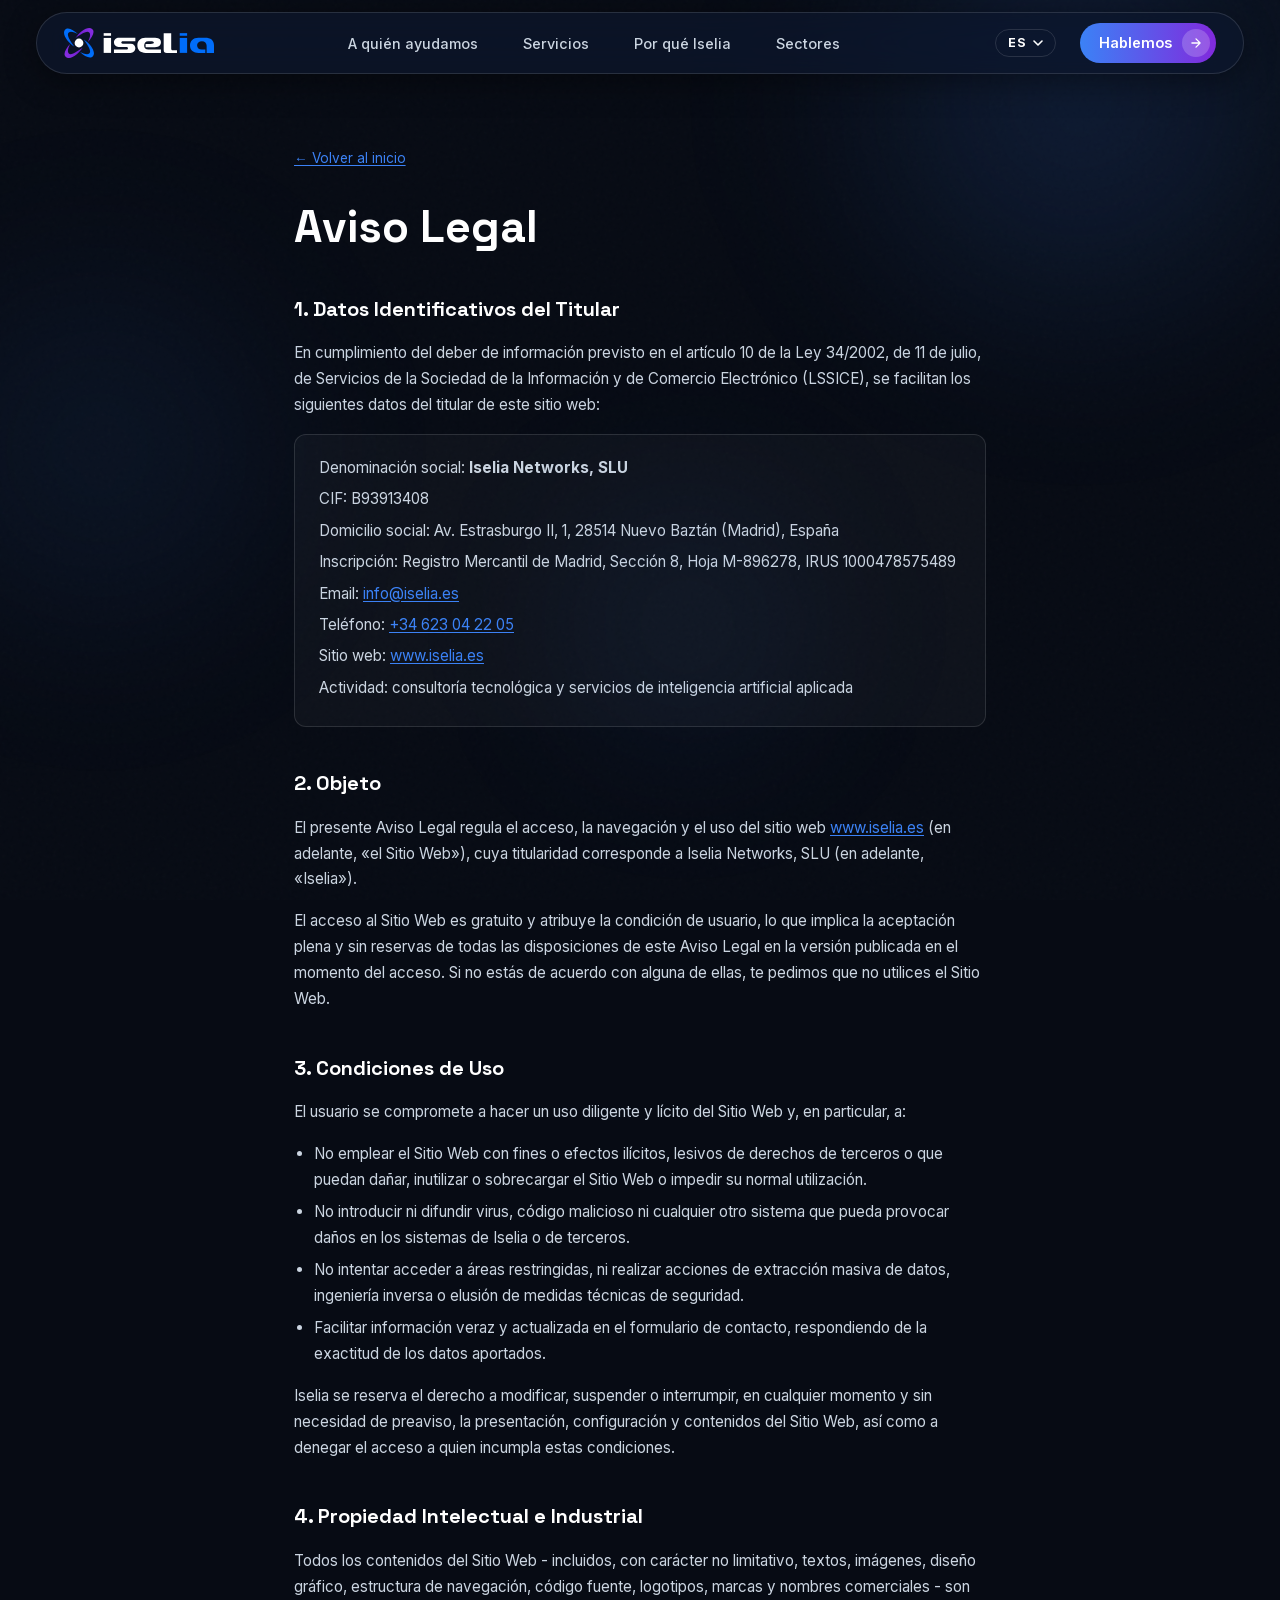
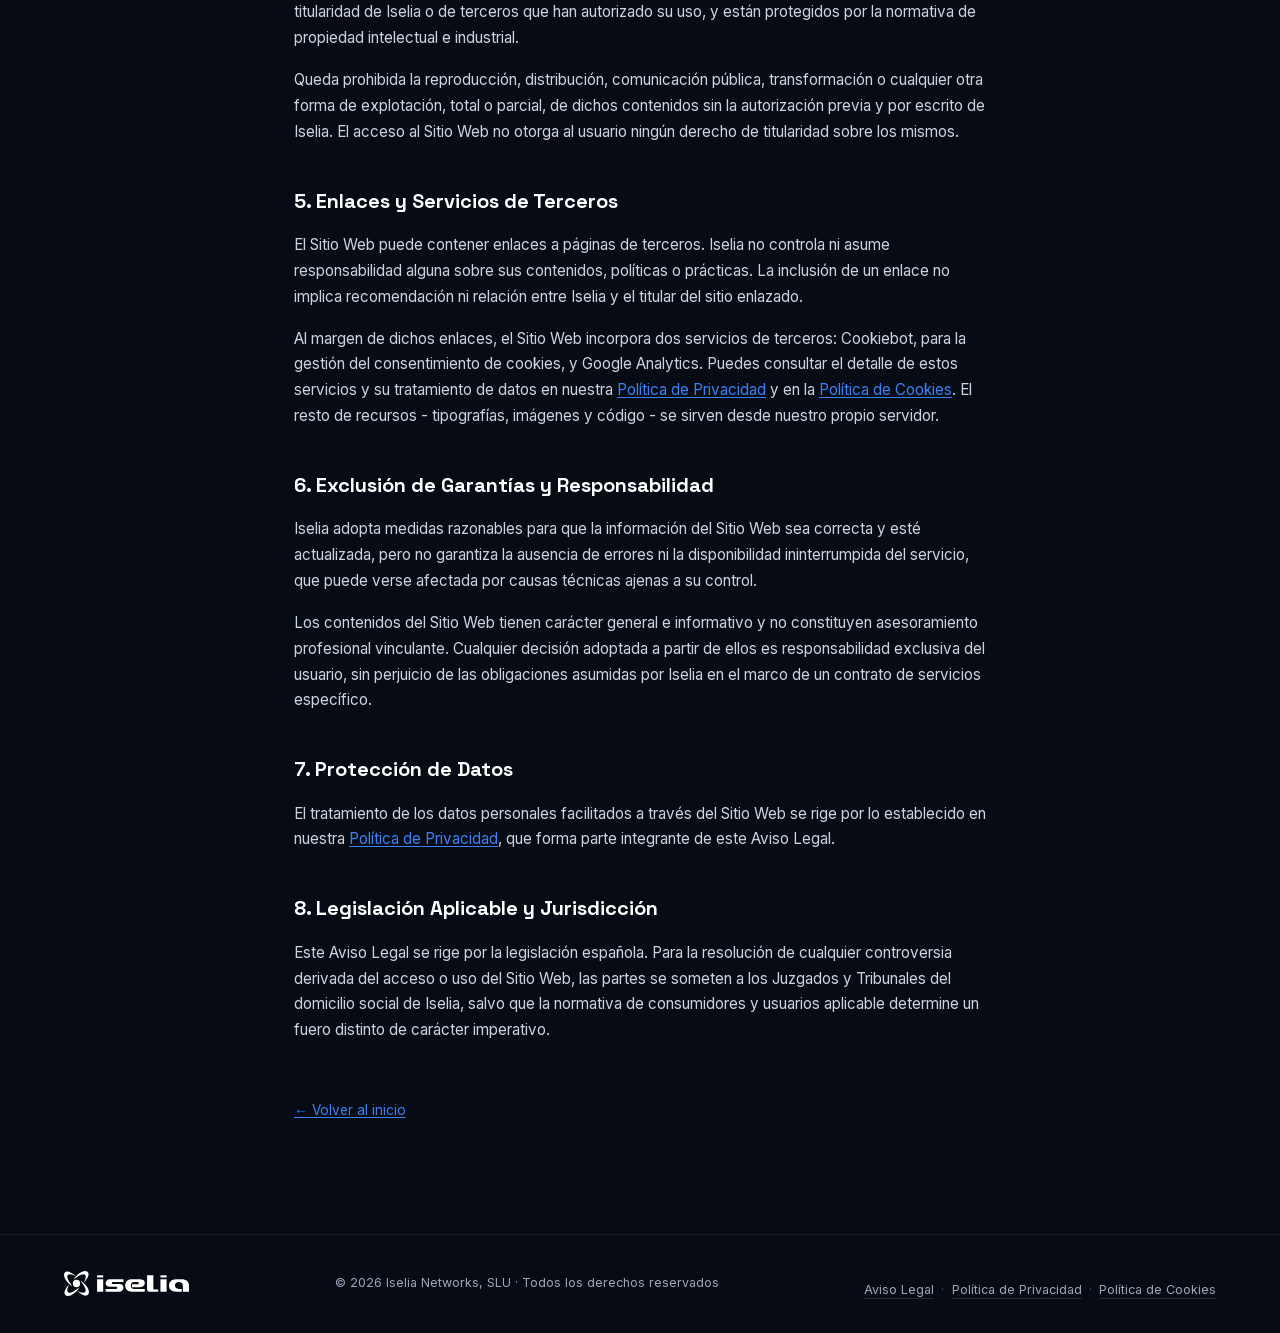
<file: aviso-legal.html>
<!DOCTYPE html>
<html lang="es" data-i18n-title="avl-page-title" data-i18n-desc="avl-meta-desc">
<head>
  <meta charset="UTF-8" />

  <!-- Recursos criticos, adelantados al CMP. Son <link>, no scripts: el
       auto-blocking de Cookiebot solo reescribe scripts e iframes, asi que
       subirlos no rompe el orden exigido (charset -> Cookiebot -> GA4).
       Sin crossorigin: uc.js y gtag.js se piden en modo no-CORS, y anadirlo
       abriria una segunda conexion en vez de reutilizar esta. -->
  <link rel="preconnect" href="https://consent.cookiebot.com" />
  <link rel="preconnect" href="https://consentcdn.cookiebot.com" />
  <link rel="preconnect" href="https://www.googletagmanager.com" />
  <link rel="stylesheet" href="styles.css" />
  <!-- Los subsets latin son los unicos que usa el castellano y el ingles; sin
       preload el navegador no los descubre hasta parsear el CSS (165 ms y
       242 ms en el informe de PageSpeed del 20-09-2026). crossorigin es
       obligatorio en preload de fuentes aunque sean del mismo origen. -->
  <link rel="preload" href="assets/fonts/inter-latin.woff2" as="font" type="font/woff2" crossorigin />
  <link rel="preload" href="assets/fonts/spacegrotesk-latin.woff2" as="font" type="font/woff2" crossorigin />

  <!-- Cookiebot CMP - debe ser el primer script del head: data-blockingmode="auto"
       solo intercepta lo declarado despues de el, y GA4 lee de aqui el consentimiento. -->
  <script id="Cookiebot" src="https://consent.cookiebot.com/uc.js"
          data-cbid="42545503-d43b-4026-9b3e-4bc26d3a8071" data-blockingmode="auto" type="text/javascript"></script>
  <!-- End Cookiebot CMP -->

  <!-- Google Analytics 4 (G-BYKG0C7WKZ) con Consent Mode v2.
       Por defecto todo denegado: GA4 no escribe cookies hasta que Cookiebot
       confirme el consentimiento. Debe ir por debajo de Cookiebot, del que
       lee el estado de consentimiento. -->
  <script>
    window.dataLayer = window.dataLayer || [];
    function gtag(){dataLayer.push(arguments);}
    gtag('consent', 'default', {
      ad_storage:         'denied',
      ad_user_data:       'denied',
      ad_personalization: 'denied',
      analytics_storage:  'denied',
      wait_for_update:    500
    });
    function iseliaConsentUpdate() {
      var c = (window.Cookiebot && window.Cookiebot.consent) || {};
      gtag('consent', 'update', {
        ad_storage:         c.marketing  ? 'granted' : 'denied',
        ad_user_data:       c.marketing  ? 'granted' : 'denied',
        ad_personalization: c.marketing  ? 'granted' : 'denied',
        analytics_storage:  c.statistics ? 'granted' : 'denied'
      });
    }
    window.addEventListener('CookiebotOnConsentReady', iseliaConsentUpdate);
    window.addEventListener('CookiebotOnAccept',       iseliaConsentUpdate);
    window.addEventListener('CookiebotOnDecline',      iseliaConsentUpdate);
  </script>
  <script async src="https://www.googletagmanager.com/gtag/js?id=G-BYKG0C7WKZ"></script>
  <script>
    gtag('js', new Date());
    gtag('config', 'G-BYKG0C7WKZ');
  </script>
  <!-- End Google Analytics 4 -->

  <meta name="viewport" content="width=device-width, initial-scale=1.0" />
  <title>Aviso Legal - Iselia</title>
  <meta name="description" content="Aviso legal de Iselia Networks, SLU: datos identificativos del titular, condiciones de uso, propiedad intelectual y legislación aplicable conforme a la LSSICE." />
  <meta name="robots" content="index, follow" />


  <!-- Favicons / marcas de la firma -->
  <link rel="icon" type="image/png" sizes="16x16" href="assets/iselia-favicon-16.png" />
  <link rel="icon" type="image/png" sizes="32x32" href="assets/iselia-favicon-32.png" />
  <link rel="icon" type="image/svg+xml" href="assets/iselia-favicon-claro.svg" />
  <link rel="icon" type="image/svg+xml" href="assets/iselia-favicon-oscuro.svg" media="(prefers-color-scheme: dark)" />
  <link rel="apple-touch-icon" sizes="180x180" href="assets/iselia-apple-touch-icon.png" />

</head>
<body>

<div class="orb orb-1"></div>
<div class="orb orb-2"></div>
<div class="orb orb-3"></div>

<!-- NAV -->
<nav id="navbar">
  <a href="index.html" class="nav-logo" aria-label="Iselia">
    <img src="assets/iselia-lockup-horizontal-oscuro.svg" alt="Iselia" width="150" height="30" />
  </a>
  <ul class="nav-links" id="navLinks">
    <li><a href="index.html#ayudamos" data-i18n="nav-who">A quién ayudamos</a></li>
    <li><a href="index.html#servicios" data-i18n="nav-services">Servicios</a></li>
    <li><a href="index.html#por-que" data-i18n="nav-why">Por qué Iselia</a></li>
    <li><a href="index.html#sectores" data-i18n="nav-sectors">Sectores</a></li>
    <li class="lang-switcher" id="langSwitcher">
      <button type="button" class="lang-toggle" id="langToggle" aria-haspopup="true" aria-expanded="false" aria-label="Idioma">
        <span class="lang-code" id="langCode">ES</span>
        <svg class="lang-caret" width="10" height="6" viewBox="0 0 10 6" fill="none" stroke="currentColor" stroke-width="1.6" stroke-linecap="round" stroke-linejoin="round" aria-hidden="true"><path d="M1 1l4 4 4-4"/></svg>
      </button>
      <ul class="lang-menu" id="langMenu" role="menu">
        <li><button type="button" class="lang-btn active" role="menuitem" data-lang="es" data-code="ES">Español</button></li>
        <li><button type="button" class="lang-btn" role="menuitem" data-lang="en" data-code="EN">English</button></li>
      </ul>
    </li>
  </ul>
  <a href="index.html#contacto" class="nav-cta" id="ctaLink"><span data-i18n="nav-cta">Hablemos</span><span class="cta-arrow" aria-hidden="true"><svg viewBox="0 0 24 24" fill="none" stroke="currentColor" stroke-width="2.2" stroke-linecap="round" stroke-linejoin="round"><path d="M5 12h14M12 5l7 7-7 7"/></svg></span></a>
  <button class="nav-mobile-btn" id="mobileToggle" aria-label="Menú"><svg xmlns="http://www.w3.org/2000/svg" viewBox="0 0 24 24" fill="none" stroke="currentColor" stroke-width="2" stroke-linecap="round" stroke-linejoin="round" aria-hidden="true"><line x1="4" y1="6" x2="20" y2="6"/><line x1="4" y1="12" x2="20" y2="12"/><line x1="4" y1="18" x2="20" y2="18"/></svg></button>
</nav>

<main class="legal">
  <a href="index.html" class="legal-back" data-i18n="legal-back">← Volver al inicio</a>

  <h1 data-i18n="avl-title">Aviso Legal</h1>

  <h2 data-i18n="avl-1-h">1. Datos Identificativos del Titular</h2>
  <p data-i18n="avl-1-p">En cumplimiento del deber de información previsto en el artículo 10 de la Ley 34/2002, de 11 de julio, de Servicios de la Sociedad de la Información y de Comercio Electrónico (LSSICE), se facilitan los siguientes datos del titular de este sitio web:</p>
  <div class="legal-contact">
    <p data-i18n="avl-c-name">Denominación social: <strong>Iselia Networks, SLU</strong></p>
    <p data-i18n="avl-c-cif">CIF: B93913408</p>
    <p data-i18n="avl-c-addr">Domicilio social: Av. Estrasburgo II, 1, 28514 Nuevo Baztán (Madrid), España</p>
    <p data-i18n="avl-c-reg">Inscripción: Registro Mercantil de Madrid, Sección 8, Hoja M-896278, IRUS 1000478575489</p>
    <p data-i18n="avl-c-email">Email: <a href="mailto:info@iselia.es">info@iselia.es</a></p>
    <p data-i18n="avl-c-phone">Teléfono: <a href="tel:+34623042205">+34 623 04 22 05</a></p>
    <p data-i18n="avl-c-web">Sitio web: <a href="https://www.iselia.es">www.iselia.es</a></p>
    <p data-i18n="avl-c-act">Actividad: consultoría tecnológica y servicios de inteligencia artificial aplicada</p>
  </div>

  <h2 data-i18n="avl-2-h">2. Objeto</h2>
  <p data-i18n="avl-2-p1">El presente Aviso Legal regula el acceso, la navegación y el uso del sitio web <a href="https://www.iselia.es">www.iselia.es</a> (en adelante, «el Sitio Web»), cuya titularidad corresponde a Iselia Networks, SLU (en adelante, «Iselia»).</p>
  <p data-i18n="avl-2-p2">El acceso al Sitio Web es gratuito y atribuye la condición de usuario, lo que implica la aceptación plena y sin reservas de todas las disposiciones de este Aviso Legal en la versión publicada en el momento del acceso. Si no estás de acuerdo con alguna de ellas, te pedimos que no utilices el Sitio Web.</p>

  <h2 data-i18n="avl-3-h">3. Condiciones de Uso</h2>
  <p data-i18n="avl-3-p">El usuario se compromete a hacer un uso diligente y lícito del Sitio Web y, en particular, a:</p>
  <ul>
    <li data-i18n="avl-3-li1">No emplear el Sitio Web con fines o efectos ilícitos, lesivos de derechos de terceros o que puedan dañar, inutilizar o sobrecargar el Sitio Web o impedir su normal utilización.</li>
    <li data-i18n="avl-3-li2">No introducir ni difundir virus, código malicioso ni cualquier otro sistema que pueda provocar daños en los sistemas de Iselia o de terceros.</li>
    <li data-i18n="avl-3-li3">No intentar acceder a áreas restringidas, ni realizar acciones de extracción masiva de datos, ingeniería inversa o elusión de medidas técnicas de seguridad.</li>
    <li data-i18n="avl-3-li4">Facilitar información veraz y actualizada en el formulario de contacto, respondiendo de la exactitud de los datos aportados.</li>
  </ul>
  <p data-i18n="avl-3-p2">Iselia se reserva el derecho a modificar, suspender o interrumpir, en cualquier momento y sin necesidad de preaviso, la presentación, configuración y contenidos del Sitio Web, así como a denegar el acceso a quien incumpla estas condiciones.</p>

  <h2 data-i18n="avl-4-h">4. Propiedad Intelectual e Industrial</h2>
  <p data-i18n="avl-4-p1">Todos los contenidos del Sitio Web - incluidos, con carácter no limitativo, textos, imágenes, diseño gráfico, estructura de navegación, código fuente, logotipos, marcas y nombres comerciales - son titularidad de Iselia o de terceros que han autorizado su uso, y están protegidos por la normativa de propiedad intelectual e industrial.</p>
  <p data-i18n="avl-4-p2">Queda prohibida la reproducción, distribución, comunicación pública, transformación o cualquier otra forma de explotación, total o parcial, de dichos contenidos sin la autorización previa y por escrito de Iselia. El acceso al Sitio Web no otorga al usuario ningún derecho de titularidad sobre los mismos.</p>

  <h2 data-i18n="avl-5-h">5. Enlaces y Servicios de Terceros</h2>
  <p data-i18n="avl-5-p1">El Sitio Web puede contener enlaces a páginas de terceros. Iselia no controla ni asume responsabilidad alguna sobre sus contenidos, políticas o prácticas. La inclusión de un enlace no implica recomendación ni relación entre Iselia y el titular del sitio enlazado.</p>
  <p data-i18n="avl-5-p2">Al margen de dichos enlaces, el Sitio Web incorpora dos servicios de terceros: Cookiebot, para la gestión del consentimiento de cookies, y Google Analytics. Puedes consultar el detalle de estos servicios y su tratamiento de datos en nuestra <a href="privacidad.html">Política de Privacidad</a> y en la <a href="cookies.html">Política de Cookies</a>. El resto de recursos - tipografías, imágenes y código - se sirven desde nuestro propio servidor.</p>

  <h2 data-i18n="avl-6-h">6. Exclusión de Garantías y Responsabilidad</h2>
  <p data-i18n="avl-6-p1">Iselia adopta medidas razonables para que la información del Sitio Web sea correcta y esté actualizada, pero no garantiza la ausencia de errores ni la disponibilidad ininterrumpida del servicio, que puede verse afectada por causas técnicas ajenas a su control.</p>
  <p data-i18n="avl-6-p2">Los contenidos del Sitio Web tienen carácter general e informativo y no constituyen asesoramiento profesional vinculante. Cualquier decisión adoptada a partir de ellos es responsabilidad exclusiva del usuario, sin perjuicio de las obligaciones asumidas por Iselia en el marco de un contrato de servicios específico.</p>

  <h2 data-i18n="avl-7-h">7. Protección de Datos</h2>
  <p data-i18n="avl-7-p">El tratamiento de los datos personales facilitados a través del Sitio Web se rige por lo establecido en nuestra <a href="privacidad.html">Política de Privacidad</a>, que forma parte integrante de este Aviso Legal.</p>

  <h2 data-i18n="avl-8-h">8. Legislación Aplicable y Jurisdicción</h2>
  <p data-i18n="avl-8-p">Este Aviso Legal se rige por la legislación española. Para la resolución de cualquier controversia derivada del acceso o uso del Sitio Web, las partes se someten a los Juzgados y Tribunales del domicilio social de Iselia, salvo que la normativa de consumidores y usuarios aplicable determine un fuero distinto de carácter imperativo.</p>

  <a href="index.html" class="legal-back" data-i18n="legal-back" style="margin-top:2.5rem;">← Volver al inicio</a>
</main>

<footer>
  <div class="footer-logo">
    <img src="assets/iselia-lockup-horizontal-mono.svg" alt="Iselia" width="125" height="25" loading="lazy" decoding="async" />
  </div>
  <p data-i18n="footer-copy">© 2026 Iselia Networks, SLU · Todos los derechos reservados</p>
  <p class="footer-legal">
    <a href="aviso-legal.html" data-i18n="footer-legal-notice">Aviso Legal</a>
    <span class="footer-sep">·</span>
    <a href="privacidad.html" data-i18n="footer-privacy">Política de Privacidad</a>
    <span class="footer-sep">·</span>
    <a href="cookies.html" data-i18n="footer-cookies">Política de Cookies</a>
  </p>
</footer>

<script src="i18n.js" data-cookieconsent="ignore"></script>
<script src="main.js" data-cookieconsent="ignore"></script>
</body>
</html>
</file>
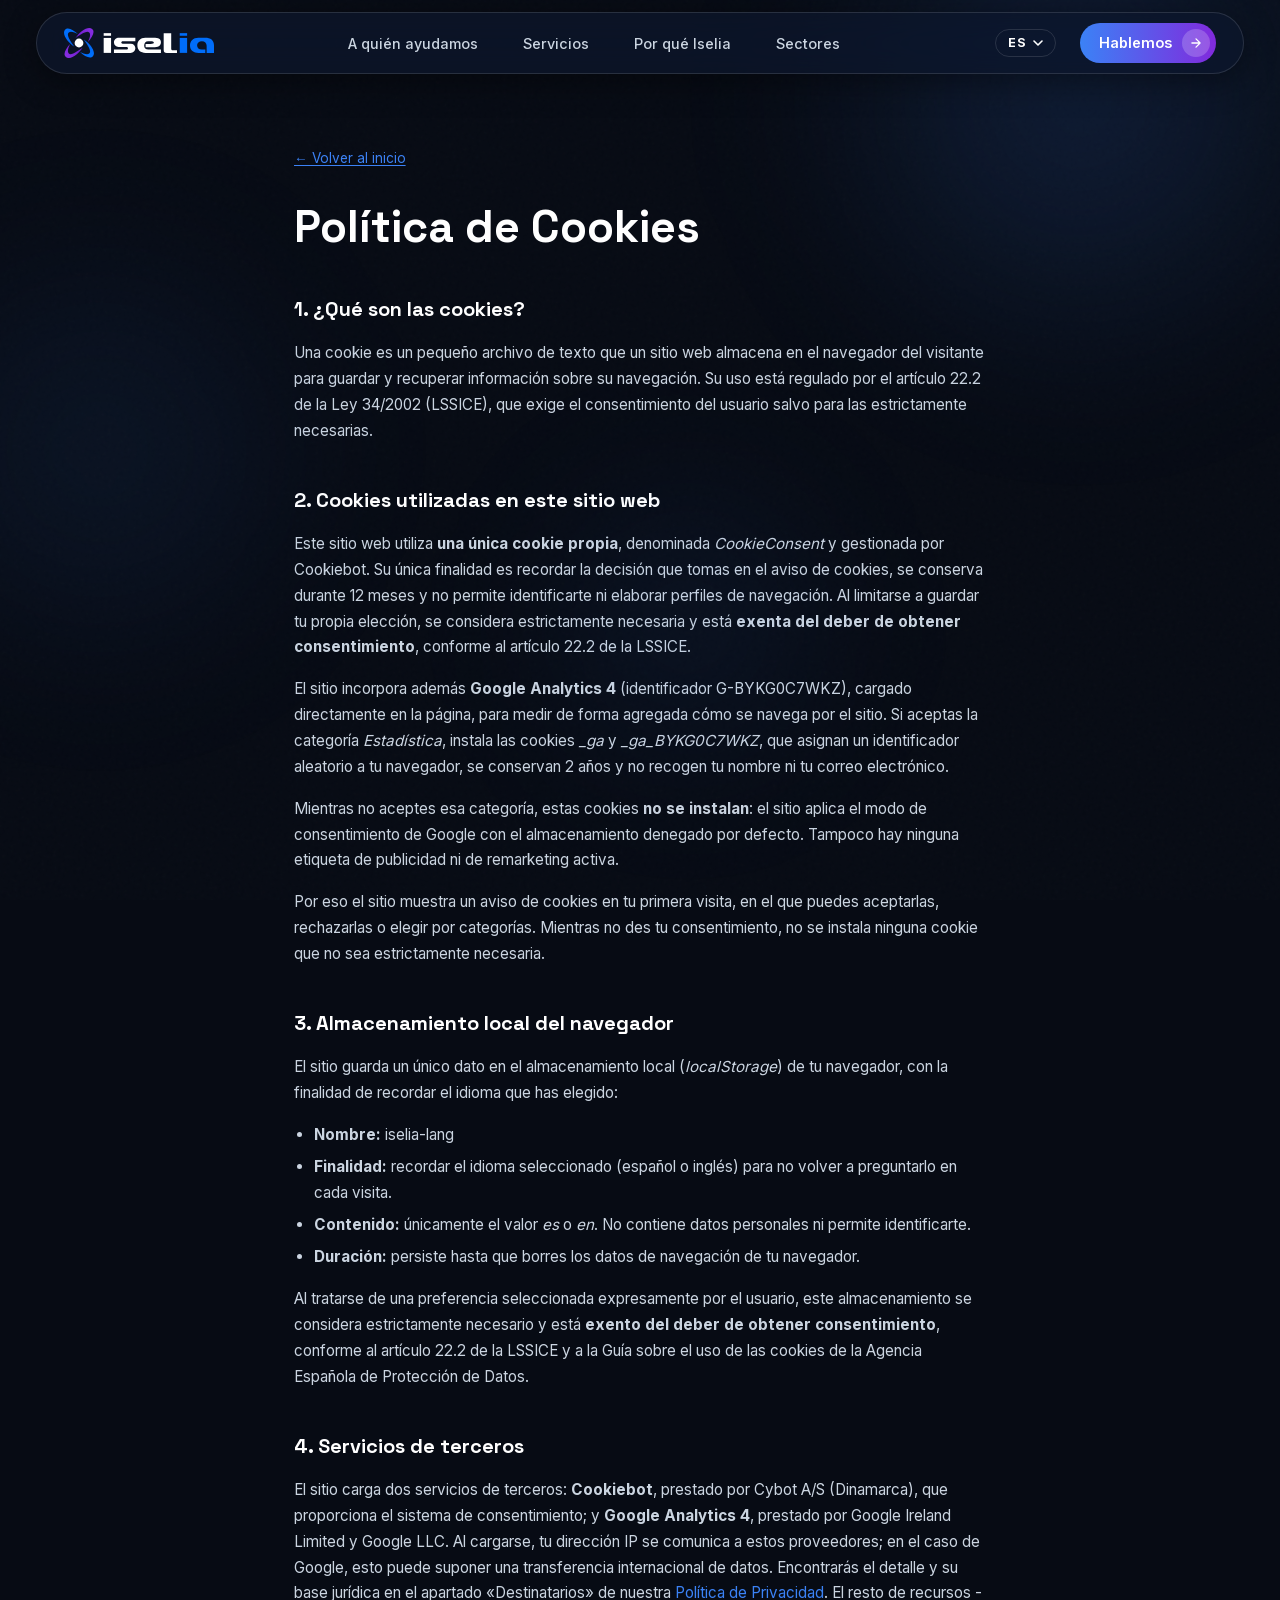
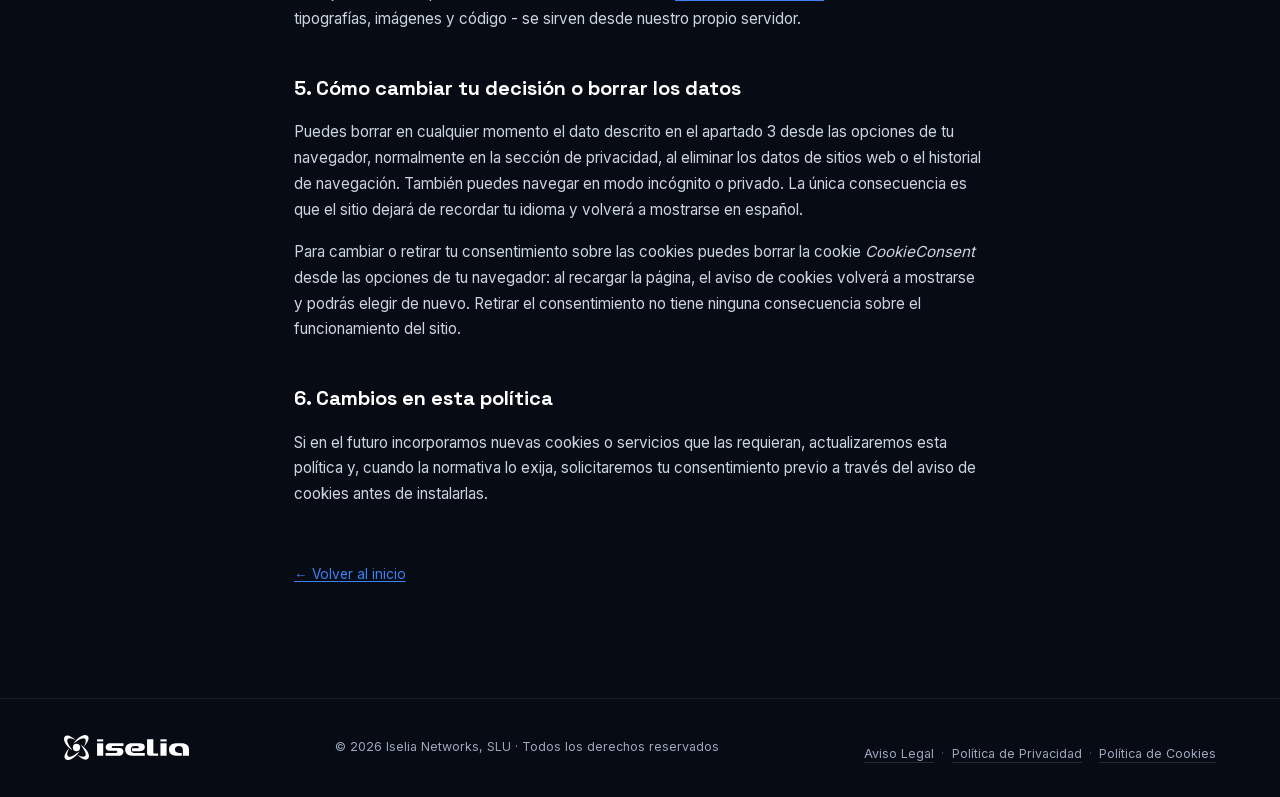
<file: cookies.html>
<!DOCTYPE html>
<html lang="es" data-i18n-title="ck-page-title" data-i18n-desc="ck-meta-desc">
<head>
  <meta charset="UTF-8" />

  <!-- Recursos criticos, adelantados al CMP. Son <link>, no scripts: el
       auto-blocking de Cookiebot solo reescribe scripts e iframes, asi que
       subirlos no rompe el orden exigido (charset -> Cookiebot -> GA4).
       Sin crossorigin: uc.js y gtag.js se piden en modo no-CORS, y anadirlo
       abriria una segunda conexion en vez de reutilizar esta. -->
  <link rel="preconnect" href="https://consent.cookiebot.com" />
  <link rel="preconnect" href="https://consentcdn.cookiebot.com" />
  <link rel="preconnect" href="https://www.googletagmanager.com" />
  <link rel="stylesheet" href="styles.css" />
  <!-- Los subsets latin son los unicos que usa el castellano y el ingles; sin
       preload el navegador no los descubre hasta parsear el CSS (165 ms y
       242 ms en el informe de PageSpeed del 20-09-2026). crossorigin es
       obligatorio en preload de fuentes aunque sean del mismo origen. -->
  <link rel="preload" href="assets/fonts/inter-latin.woff2" as="font" type="font/woff2" crossorigin />
  <link rel="preload" href="assets/fonts/spacegrotesk-latin.woff2" as="font" type="font/woff2" crossorigin />

  <!-- Cookiebot CMP - debe ser el primer script del head: data-blockingmode="auto"
       solo intercepta lo declarado despues de el, y GA4 lee de aqui el consentimiento. -->
  <script id="Cookiebot" src="https://consent.cookiebot.com/uc.js"
          data-cbid="42545503-d43b-4026-9b3e-4bc26d3a8071" data-blockingmode="auto" type="text/javascript"></script>
  <!-- End Cookiebot CMP -->

  <!-- Google Analytics 4 (G-BYKG0C7WKZ) con Consent Mode v2.
       Por defecto todo denegado: GA4 no escribe cookies hasta que Cookiebot
       confirme el consentimiento. Debe ir por debajo de Cookiebot, del que
       lee el estado de consentimiento. -->
  <script>
    window.dataLayer = window.dataLayer || [];
    function gtag(){dataLayer.push(arguments);}
    gtag('consent', 'default', {
      ad_storage:         'denied',
      ad_user_data:       'denied',
      ad_personalization: 'denied',
      analytics_storage:  'denied',
      wait_for_update:    500
    });
    function iseliaConsentUpdate() {
      var c = (window.Cookiebot && window.Cookiebot.consent) || {};
      gtag('consent', 'update', {
        ad_storage:         c.marketing  ? 'granted' : 'denied',
        ad_user_data:       c.marketing  ? 'granted' : 'denied',
        ad_personalization: c.marketing  ? 'granted' : 'denied',
        analytics_storage:  c.statistics ? 'granted' : 'denied'
      });
    }
    window.addEventListener('CookiebotOnConsentReady', iseliaConsentUpdate);
    window.addEventListener('CookiebotOnAccept',       iseliaConsentUpdate);
    window.addEventListener('CookiebotOnDecline',      iseliaConsentUpdate);
  </script>
  <script async src="https://www.googletagmanager.com/gtag/js?id=G-BYKG0C7WKZ"></script>
  <script>
    gtag('js', new Date());
    gtag('config', 'G-BYKG0C7WKZ');
  </script>
  <!-- End Google Analytics 4 -->

  <meta name="viewport" content="width=device-width, initial-scale=1.0" />
  <title>Política de Cookies - Iselia</title>
  <meta name="description" content="Política de cookies de Iselia Networks, SLU: qué cookies utiliza el sitio, cómo se solicita tu consentimiento y cómo cambiarlo o retirarlo en cualquier momento." />
  <meta name="robots" content="index, follow" />


  <!-- Favicons / marcas de la firma -->
  <link rel="icon" type="image/png" sizes="16x16" href="assets/iselia-favicon-16.png" />
  <link rel="icon" type="image/png" sizes="32x32" href="assets/iselia-favicon-32.png" />
  <link rel="icon" type="image/svg+xml" href="assets/iselia-favicon-claro.svg" />
  <link rel="icon" type="image/svg+xml" href="assets/iselia-favicon-oscuro.svg" media="(prefers-color-scheme: dark)" />
  <link rel="apple-touch-icon" sizes="180x180" href="assets/iselia-apple-touch-icon.png" />

</head>
<body>

<div class="orb orb-1"></div>
<div class="orb orb-2"></div>
<div class="orb orb-3"></div>

<!-- NAV -->
<nav id="navbar">
  <a href="index.html" class="nav-logo" aria-label="Iselia">
    <img src="assets/iselia-lockup-horizontal-oscuro.svg" alt="Iselia" width="150" height="30" />
  </a>
  <ul class="nav-links" id="navLinks">
    <li><a href="index.html#ayudamos" data-i18n="nav-who">A quién ayudamos</a></li>
    <li><a href="index.html#servicios" data-i18n="nav-services">Servicios</a></li>
    <li><a href="index.html#por-que" data-i18n="nav-why">Por qué Iselia</a></li>
    <li><a href="index.html#sectores" data-i18n="nav-sectors">Sectores</a></li>
    <li class="lang-switcher" id="langSwitcher">
      <button type="button" class="lang-toggle" id="langToggle" aria-haspopup="true" aria-expanded="false" aria-label="Idioma">
        <span class="lang-code" id="langCode">ES</span>
        <svg class="lang-caret" width="10" height="6" viewBox="0 0 10 6" fill="none" stroke="currentColor" stroke-width="1.6" stroke-linecap="round" stroke-linejoin="round" aria-hidden="true"><path d="M1 1l4 4 4-4"/></svg>
      </button>
      <ul class="lang-menu" id="langMenu" role="menu">
        <li><button type="button" class="lang-btn active" role="menuitem" data-lang="es" data-code="ES">Español</button></li>
        <li><button type="button" class="lang-btn" role="menuitem" data-lang="en" data-code="EN">English</button></li>
      </ul>
    </li>
  </ul>
  <a href="index.html#contacto" class="nav-cta" id="ctaLink"><span data-i18n="nav-cta">Hablemos</span><span class="cta-arrow" aria-hidden="true"><svg viewBox="0 0 24 24" fill="none" stroke="currentColor" stroke-width="2.2" stroke-linecap="round" stroke-linejoin="round"><path d="M5 12h14M12 5l7 7-7 7"/></svg></span></a>
  <button class="nav-mobile-btn" id="mobileToggle" aria-label="Menú"><svg xmlns="http://www.w3.org/2000/svg" viewBox="0 0 24 24" fill="none" stroke="currentColor" stroke-width="2" stroke-linecap="round" stroke-linejoin="round" aria-hidden="true"><line x1="4" y1="6" x2="20" y2="6"/><line x1="4" y1="12" x2="20" y2="12"/><line x1="4" y1="18" x2="20" y2="18"/></svg></button>
</nav>

<main class="legal">
  <a href="index.html" class="legal-back" data-i18n="legal-back">← Volver al inicio</a>

  <h1 data-i18n="ck-title">Política de Cookies</h1>

  <h2 data-i18n="ck-1-h">1. ¿Qué son las cookies?</h2>
  <p data-i18n="ck-1-p">Una cookie es un pequeño archivo de texto que un sitio web almacena en el navegador del visitante para guardar y recuperar información sobre su navegación. Su uso está regulado por el artículo 22.2 de la Ley 34/2002 (LSSICE), que exige el consentimiento del usuario salvo para las estrictamente necesarias.</p>

  <h2 data-i18n="ck-2-h">2. Cookies utilizadas en este sitio web</h2>
  <p data-i18n="ck-2-p">Este sitio web utiliza <strong>una única cookie propia</strong>, denominada <em>CookieConsent</em> y gestionada por Cookiebot. Su única finalidad es recordar la decisión que tomas en el aviso de cookies, se conserva durante 12 meses y no permite identificarte ni elaborar perfiles de navegación. Al limitarse a guardar tu propia elección, se considera estrictamente necesaria y está <strong>exenta del deber de obtener consentimiento</strong>, conforme al artículo 22.2 de la LSSICE.</p>
  <p data-i18n="ck-2-p2">El sitio incorpora además <strong>Google Analytics 4</strong> (identificador G-BYKG0C7WKZ), cargado directamente en la página, para medir de forma agregada cómo se navega por el sitio. Si aceptas la categoría <em>Estadística</em>, instala las cookies <em>_ga</em> y <em>_ga_BYKG0C7WKZ</em>, que asignan un identificador aleatorio a tu navegador, se conservan 2 años y no recogen tu nombre ni tu correo electrónico.</p>
  <p data-i18n="ck-2-p3">Mientras no aceptes esa categoría, estas cookies <strong>no se instalan</strong>: el sitio aplica el modo de consentimiento de Google con el almacenamiento denegado por defecto. Tampoco hay ninguna etiqueta de publicidad ni de remarketing activa.</p>
  <p data-i18n="ck-2-note">Por eso el sitio muestra un aviso de cookies en tu primera visita, en el que puedes aceptarlas, rechazarlas o elegir por categorías. Mientras no des tu consentimiento, no se instala ninguna cookie que no sea estrictamente necesaria.</p>

  <h2 data-i18n="ck-3-h">3. Almacenamiento local del navegador</h2>
  <p data-i18n="ck-3-p">El sitio guarda un único dato en el almacenamiento local (<em>localStorage</em>) de tu navegador, con la finalidad de recordar el idioma que has elegido:</p>
  <ul>
    <li data-i18n="ck-3-li1"><strong>Nombre:</strong> iselia-lang</li>
    <li data-i18n="ck-3-li2"><strong>Finalidad:</strong> recordar el idioma seleccionado (español o inglés) para no volver a preguntarlo en cada visita.</li>
    <li data-i18n="ck-3-li3"><strong>Contenido:</strong> únicamente el valor <em>es</em> o <em>en</em>. No contiene datos personales ni permite identificarte.</li>
    <li data-i18n="ck-3-li4"><strong>Duración:</strong> persiste hasta que borres los datos de navegación de tu navegador.</li>
  </ul>
  <p data-i18n="ck-3-note">Al tratarse de una preferencia seleccionada expresamente por el usuario, este almacenamiento se considera estrictamente necesario y está <strong>exento del deber de obtener consentimiento</strong>, conforme al artículo 22.2 de la LSSICE y a la Guía sobre el uso de las cookies de la Agencia Española de Protección de Datos.</p>

  <h2 data-i18n="ck-4-h">4. Servicios de terceros</h2>
  <p data-i18n="ck-4-p">El sitio carga dos servicios de terceros: <strong>Cookiebot</strong>, prestado por Cybot A/S (Dinamarca), que proporciona el sistema de consentimiento; y <strong>Google Analytics 4</strong>, prestado por Google Ireland Limited y Google LLC. Al cargarse, tu dirección IP se comunica a estos proveedores; en el caso de Google, esto puede suponer una transferencia internacional de datos. Encontrarás el detalle y su base jurídica en el apartado «Destinatarios» de nuestra <a href="privacidad.html">Política de Privacidad</a>. El resto de recursos - tipografías, imágenes y código - se sirven desde nuestro propio servidor.</p>

  <h2 data-i18n="ck-5-h">5. Cómo cambiar tu decisión o borrar los datos</h2>
  <p data-i18n="ck-5-p">Puedes borrar en cualquier momento el dato descrito en el apartado 3 desde las opciones de tu navegador, normalmente en la sección de privacidad, al eliminar los datos de sitios web o el historial de navegación. También puedes navegar en modo incógnito o privado. La única consecuencia es que el sitio dejará de recordar tu idioma y volverá a mostrarse en español.</p>
  <p data-i18n="ck-5-p2">Para cambiar o retirar tu consentimiento sobre las cookies puedes borrar la cookie <em>CookieConsent</em> desde las opciones de tu navegador: al recargar la página, el aviso de cookies volverá a mostrarse y podrás elegir de nuevo. Retirar el consentimiento no tiene ninguna consecuencia sobre el funcionamiento del sitio.</p>

  <h2 data-i18n="ck-6-h">6. Cambios en esta política</h2>
  <p data-i18n="ck-6-p">Si en el futuro incorporamos nuevas cookies o servicios que las requieran, actualizaremos esta política y, cuando la normativa lo exija, solicitaremos tu consentimiento previo a través del aviso de cookies antes de instalarlas.</p>

  <a href="index.html" class="legal-back" data-i18n="legal-back" style="margin-top:2.5rem;">← Volver al inicio</a>
</main>

<footer>
  <div class="footer-logo">
    <img src="assets/iselia-lockup-horizontal-mono.svg" alt="Iselia" width="125" height="25" loading="lazy" decoding="async" />
  </div>
  <p data-i18n="footer-copy">© 2026 Iselia Networks, SLU · Todos los derechos reservados</p>
  <p class="footer-legal">
    <a href="aviso-legal.html" data-i18n="footer-legal-notice">Aviso Legal</a>
    <span class="footer-sep">·</span>
    <a href="privacidad.html" data-i18n="footer-privacy">Política de Privacidad</a>
    <span class="footer-sep">·</span>
    <a href="cookies.html" data-i18n="footer-cookies">Política de Cookies</a>
  </p>
</footer>

<script src="i18n.js" data-cookieconsent="ignore"></script>
<script src="main.js" data-cookieconsent="ignore"></script>
</body>
</html>
</file>
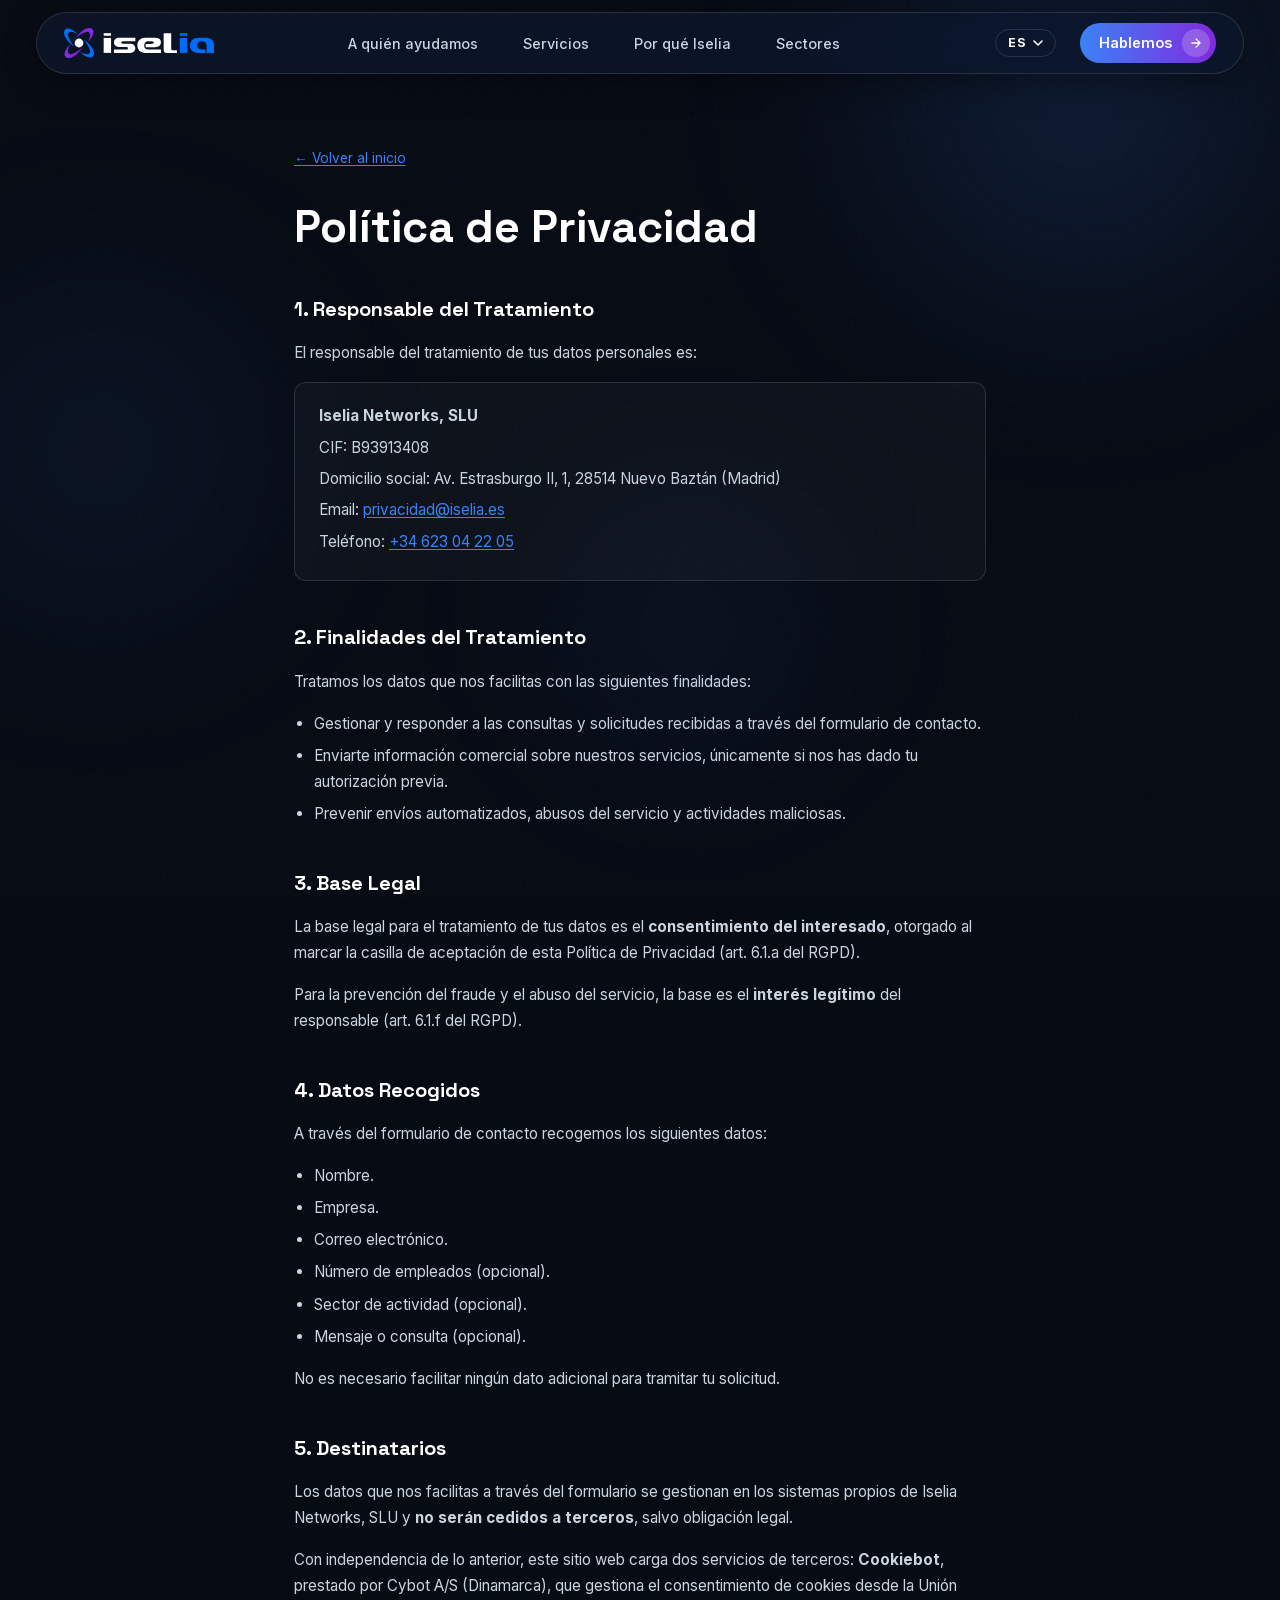
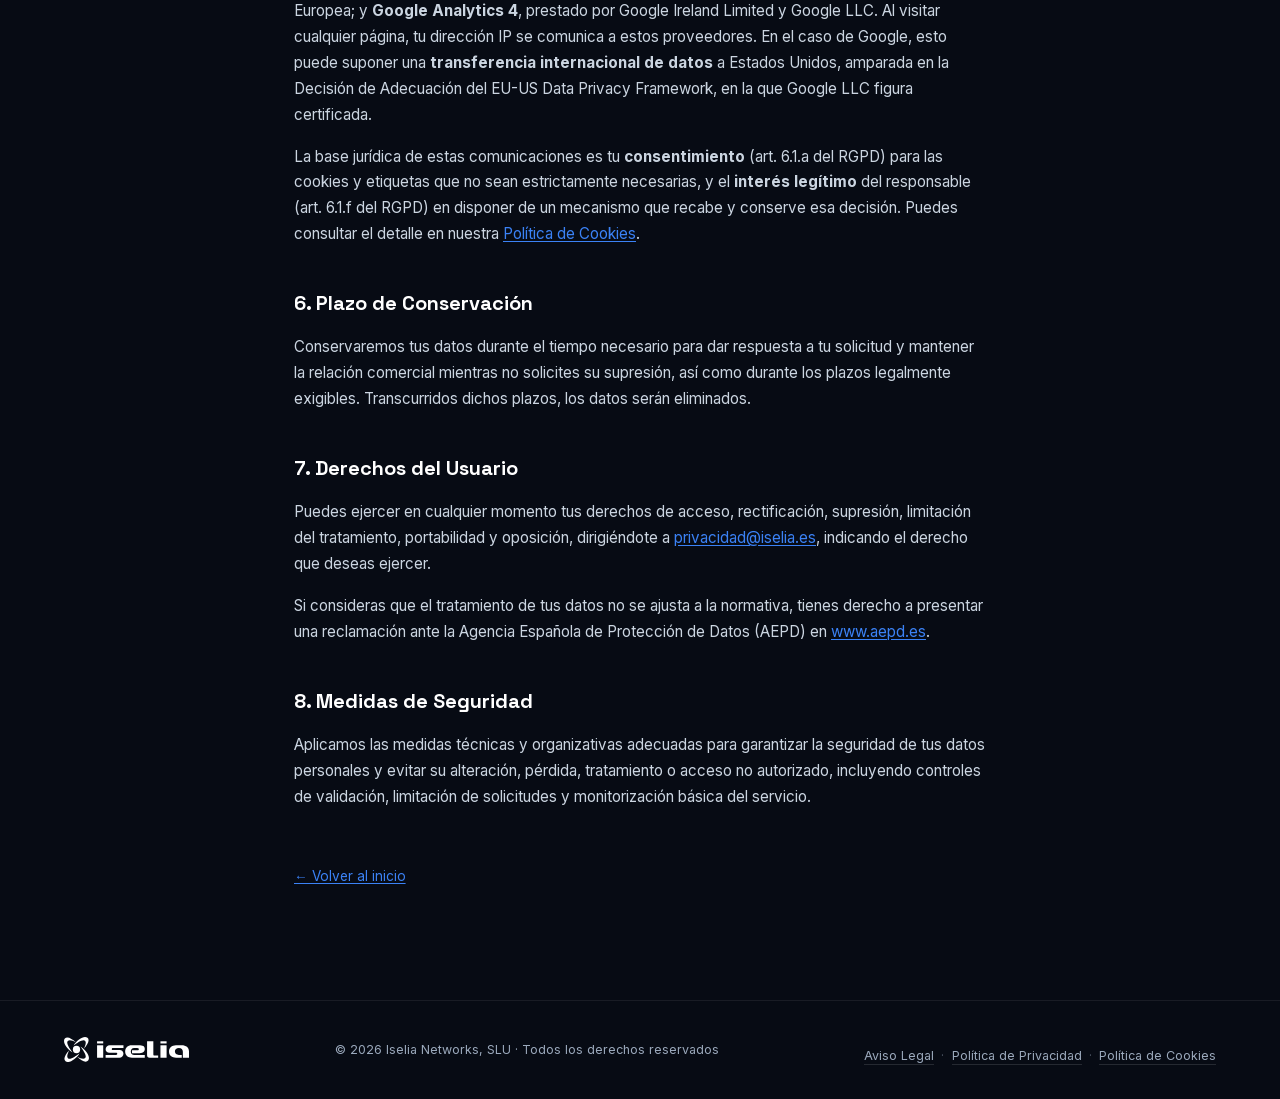
<file: privacidad.html>
<!DOCTYPE html>
<html lang="es" data-i18n-title="priv-page-title" data-i18n-desc="priv-meta-desc">
<head>
  <meta charset="UTF-8" />

  <!-- Recursos criticos, adelantados al CMP. Son <link>, no scripts: el
       auto-blocking de Cookiebot solo reescribe scripts e iframes, asi que
       subirlos no rompe el orden exigido (charset -> Cookiebot -> GA4).
       Sin crossorigin: uc.js y gtag.js se piden en modo no-CORS, y anadirlo
       abriria una segunda conexion en vez de reutilizar esta. -->
  <link rel="preconnect" href="https://consent.cookiebot.com" />
  <link rel="preconnect" href="https://consentcdn.cookiebot.com" />
  <link rel="preconnect" href="https://www.googletagmanager.com" />
  <link rel="stylesheet" href="styles.css" />
  <!-- Los subsets latin son los unicos que usa el castellano y el ingles; sin
       preload el navegador no los descubre hasta parsear el CSS (165 ms y
       242 ms en el informe de PageSpeed del 20-09-2026). crossorigin es
       obligatorio en preload de fuentes aunque sean del mismo origen. -->
  <link rel="preload" href="assets/fonts/inter-latin.woff2" as="font" type="font/woff2" crossorigin />
  <link rel="preload" href="assets/fonts/spacegrotesk-latin.woff2" as="font" type="font/woff2" crossorigin />

  <!-- Cookiebot CMP - debe ser el primer script del head: data-blockingmode="auto"
       solo intercepta lo declarado despues de el, y GA4 lee de aqui el consentimiento. -->
  <script id="Cookiebot" src="https://consent.cookiebot.com/uc.js"
          data-cbid="42545503-d43b-4026-9b3e-4bc26d3a8071" data-blockingmode="auto" type="text/javascript"></script>
  <!-- End Cookiebot CMP -->

  <!-- Google Analytics 4 (G-BYKG0C7WKZ) con Consent Mode v2.
       Por defecto todo denegado: GA4 no escribe cookies hasta que Cookiebot
       confirme el consentimiento. Debe ir por debajo de Cookiebot, del que
       lee el estado de consentimiento. -->
  <script>
    window.dataLayer = window.dataLayer || [];
    function gtag(){dataLayer.push(arguments);}
    gtag('consent', 'default', {
      ad_storage:         'denied',
      ad_user_data:       'denied',
      ad_personalization: 'denied',
      analytics_storage:  'denied',
      wait_for_update:    500
    });
    function iseliaConsentUpdate() {
      var c = (window.Cookiebot && window.Cookiebot.consent) || {};
      gtag('consent', 'update', {
        ad_storage:         c.marketing  ? 'granted' : 'denied',
        ad_user_data:       c.marketing  ? 'granted' : 'denied',
        ad_personalization: c.marketing  ? 'granted' : 'denied',
        analytics_storage:  c.statistics ? 'granted' : 'denied'
      });
    }
    window.addEventListener('CookiebotOnConsentReady', iseliaConsentUpdate);
    window.addEventListener('CookiebotOnAccept',       iseliaConsentUpdate);
    window.addEventListener('CookiebotOnDecline',      iseliaConsentUpdate);
  </script>
  <script async src="https://www.googletagmanager.com/gtag/js?id=G-BYKG0C7WKZ"></script>
  <script>
    gtag('js', new Date());
    gtag('config', 'G-BYKG0C7WKZ');
  </script>
  <!-- End Google Analytics 4 -->

  <meta name="viewport" content="width=device-width, initial-scale=1.0" />
  <title>Política de Privacidad - Iselia</title>
  <meta name="description" content="Política de privacidad de Iselia Networks, SLU: responsable del tratamiento, finalidades, base legal y derechos del usuario conforme al RGPD y la LOPDGDD." />
  <meta name="robots" content="index, follow" />


  <!-- Favicons / marcas de la firma -->
  <link rel="icon" type="image/png" sizes="16x16" href="assets/iselia-favicon-16.png" />
  <link rel="icon" type="image/png" sizes="32x32" href="assets/iselia-favicon-32.png" />
  <link rel="icon" type="image/svg+xml" href="assets/iselia-favicon-claro.svg" />
  <link rel="icon" type="image/svg+xml" href="assets/iselia-favicon-oscuro.svg" media="(prefers-color-scheme: dark)" />
  <link rel="apple-touch-icon" sizes="180x180" href="assets/iselia-apple-touch-icon.png" />

</head>
<body>

<div class="orb orb-1"></div>
<div class="orb orb-2"></div>
<div class="orb orb-3"></div>

<!-- NAV -->
<nav id="navbar">
  <a href="index.html" class="nav-logo" aria-label="Iselia">
    <img src="assets/iselia-lockup-horizontal-oscuro.svg" alt="Iselia" width="150" height="30" />
  </a>
  <ul class="nav-links" id="navLinks">
    <li><a href="index.html#ayudamos" data-i18n="nav-who">A quién ayudamos</a></li>
    <li><a href="index.html#servicios" data-i18n="nav-services">Servicios</a></li>
    <li><a href="index.html#por-que" data-i18n="nav-why">Por qué Iselia</a></li>
    <li><a href="index.html#sectores" data-i18n="nav-sectors">Sectores</a></li>
    <li class="lang-switcher" id="langSwitcher">
      <button type="button" class="lang-toggle" id="langToggle" aria-haspopup="true" aria-expanded="false" aria-label="Idioma">
        <span class="lang-code" id="langCode">ES</span>
        <svg class="lang-caret" width="10" height="6" viewBox="0 0 10 6" fill="none" stroke="currentColor" stroke-width="1.6" stroke-linecap="round" stroke-linejoin="round" aria-hidden="true"><path d="M1 1l4 4 4-4"/></svg>
      </button>
      <ul class="lang-menu" id="langMenu" role="menu">
        <li><button type="button" class="lang-btn active" role="menuitem" data-lang="es" data-code="ES">Español</button></li>
        <li><button type="button" class="lang-btn" role="menuitem" data-lang="en" data-code="EN">English</button></li>
      </ul>
    </li>
  </ul>
  <a href="index.html#contacto" class="nav-cta" id="ctaLink"><span data-i18n="nav-cta">Hablemos</span><span class="cta-arrow" aria-hidden="true"><svg viewBox="0 0 24 24" fill="none" stroke="currentColor" stroke-width="2.2" stroke-linecap="round" stroke-linejoin="round"><path d="M5 12h14M12 5l7 7-7 7"/></svg></span></a>
  <button class="nav-mobile-btn" id="mobileToggle" aria-label="Menú"><svg xmlns="http://www.w3.org/2000/svg" viewBox="0 0 24 24" fill="none" stroke="currentColor" stroke-width="2" stroke-linecap="round" stroke-linejoin="round" aria-hidden="true"><line x1="4" y1="6" x2="20" y2="6"/><line x1="4" y1="12" x2="20" y2="12"/><line x1="4" y1="18" x2="20" y2="18"/></svg></button>
</nav>

<main class="legal">
  <a href="index.html" class="legal-back" data-i18n="legal-back">← Volver al inicio</a>

  <h1 data-i18n="priv-title">Política de Privacidad</h1>

  <h2 data-i18n="priv-1-h">1. Responsable del Tratamiento</h2>
  <p data-i18n="priv-1-p">El responsable del tratamiento de tus datos personales es:</p>
  <div class="legal-contact">
    <p><strong>Iselia Networks, SLU</strong></p>
    <p data-i18n="priv-c-cif">CIF: B93913408</p>
    <p data-i18n="priv-c-addr">Domicilio social: Av. Estrasburgo II, 1, 28514 Nuevo Baztán (Madrid)</p>
    <p data-i18n="priv-c-email">Email: <a href="mailto:privacidad@iselia.es">privacidad@iselia.es</a></p>
    <p data-i18n="priv-c-phone">Teléfono: <a href="tel:+34623042205">+34 623 04 22 05</a></p>
  </div>

  <h2 data-i18n="priv-2-h">2. Finalidades del Tratamiento</h2>
  <p data-i18n="priv-2-p">Tratamos los datos que nos facilitas con las siguientes finalidades:</p>
  <ul>
    <li data-i18n="priv-2-li1">Gestionar y responder a las consultas y solicitudes recibidas a través del formulario de contacto.</li>
    <li data-i18n="priv-2-li3">Enviarte información comercial sobre nuestros servicios, únicamente si nos has dado tu autorización previa.</li>
    <li data-i18n="priv-2-li4">Prevenir envíos automatizados, abusos del servicio y actividades maliciosas.</li>
  </ul>

  <h2 data-i18n="priv-3-h">3. Base Legal</h2>
  <p data-i18n="priv-3-p1">La base legal para el tratamiento de tus datos es el <strong>consentimiento del interesado</strong>, otorgado al marcar la casilla de aceptación de esta Política de Privacidad (art. 6.1.a del RGPD).</p>
  <p data-i18n="priv-3-p2">Para la prevención del fraude y el abuso del servicio, la base es el <strong>interés legítimo</strong> del responsable (art. 6.1.f del RGPD).</p>

  <h2 data-i18n="priv-4-h">4. Datos Recogidos</h2>
  <p data-i18n="priv-4-p">A través del formulario de contacto recogemos los siguientes datos:</p>
  <ul>
    <li data-i18n="priv-4-li1">Nombre.</li>
    <li data-i18n="priv-4-li2">Empresa.</li>
    <li data-i18n="priv-4-li3">Correo electrónico.</li>
    <li data-i18n="priv-4-li4">Número de empleados (opcional).</li>
    <li data-i18n="priv-4-li5">Sector de actividad (opcional).</li>
    <li data-i18n="priv-4-li6">Mensaje o consulta (opcional).</li>
  </ul>
  <p data-i18n="priv-4-note">No es necesario facilitar ningún dato adicional para tramitar tu solicitud.</p>

  <h2 data-i18n="priv-5-h">5. Destinatarios</h2>
  <p data-i18n="priv-5-p">Los datos que nos facilitas a través del formulario se gestionan en los sistemas propios de Iselia Networks, SLU y <strong>no serán cedidos a terceros</strong>, salvo obligación legal.</p>
  <p data-i18n="priv-5-p2">Con independencia de lo anterior, este sitio web carga dos servicios de terceros: <strong>Cookiebot</strong>, prestado por Cybot A/S (Dinamarca), que gestiona el consentimiento de cookies desde la Unión Europea; y <strong>Google Analytics 4</strong>, prestado por Google Ireland Limited y Google LLC. Al visitar cualquier página, tu dirección IP se comunica a estos proveedores. En el caso de Google, esto puede suponer una <strong>transferencia internacional de datos</strong> a Estados Unidos, amparada en la Decisión de Adecuación del EU-US Data Privacy Framework, en la que Google LLC figura certificada.</p>
  <p data-i18n="priv-5-p3">La base jurídica de estas comunicaciones es tu <strong>consentimiento</strong> (art. 6.1.a del RGPD) para las cookies y etiquetas que no sean estrictamente necesarias, y el <strong>interés legítimo</strong> del responsable (art. 6.1.f del RGPD) en disponer de un mecanismo que recabe y conserve esa decisión. Puedes consultar el detalle en nuestra <a href="cookies.html">Política de Cookies</a>.</p>

  <h2 data-i18n="priv-6-h">6. Plazo de Conservación</h2>
  <p data-i18n="priv-6-p">Conservaremos tus datos durante el tiempo necesario para dar respuesta a tu solicitud y mantener la relación comercial mientras no solicites su supresión, así como durante los plazos legalmente exigibles. Transcurridos dichos plazos, los datos serán eliminados.</p>

  <h2 data-i18n="priv-7-h">7. Derechos del Usuario</h2>
  <p data-i18n="priv-7-p1">Puedes ejercer en cualquier momento tus derechos de acceso, rectificación, supresión, limitación del tratamiento, portabilidad y oposición, dirigiéndote a <a href="mailto:privacidad@iselia.es">privacidad@iselia.es</a>, indicando el derecho que deseas ejercer.</p>
  <p data-i18n="priv-7-p2">Si consideras que el tratamiento de tus datos no se ajusta a la normativa, tienes derecho a presentar una reclamación ante la Agencia Española de Protección de Datos (AEPD) en <a href="https://www.aepd.es" target="_blank" rel="noopener">www.aepd.es</a>.</p>

  <h2 data-i18n="priv-8-h">8. Medidas de Seguridad</h2>
  <p data-i18n="priv-8-p">Aplicamos las medidas técnicas y organizativas adecuadas para garantizar la seguridad de tus datos personales y evitar su alteración, pérdida, tratamiento o acceso no autorizado, incluyendo controles de validación, limitación de solicitudes y monitorización básica del servicio.</p>

  <a href="index.html" class="legal-back" data-i18n="legal-back" style="margin-top:2.5rem;">← Volver al inicio</a>
</main>

<footer>
  <div class="footer-logo">
    <img src="assets/iselia-lockup-horizontal-mono.svg" alt="Iselia" width="125" height="25" loading="lazy" decoding="async" />
  </div>
  <p data-i18n="footer-copy">© 2026 Iselia Networks, SLU · Todos los derechos reservados</p>
  <p class="footer-legal">
    <a href="aviso-legal.html" data-i18n="footer-legal-notice">Aviso Legal</a>
    <span class="footer-sep">·</span>
    <a href="privacidad.html" data-i18n="footer-privacy">Política de Privacidad</a>
    <span class="footer-sep">·</span>
    <a href="cookies.html" data-i18n="footer-cookies">Política de Cookies</a>
  </p>
</footer>

<script src="i18n.js" data-cookieconsent="ignore"></script>
<script src="main.js" data-cookieconsent="ignore"></script>
</body>
</html>
</file>
<file: styles.css>
*, *::before, *::after { box-sizing: border-box; margin: 0; padding: 0; }

/* ─── TIPOGRAFIA (autoalojada) ────────────
   Inter y Space Grotesk, variables, SIL Open Font License.
   Se sirven desde assets/fonts para no enviar la IP del visitante a Google;
   las politicas legales dan por hecho que el sitio no carga recursos de terceros. */
@font-face {
  font-family: 'Inter';
  font-style: normal;
  font-weight: 300 900;
  font-display: swap;
  src: url('assets/fonts/inter-latin-ext.woff2') format('woff2');
  unicode-range: U+0100-02BA, U+02BD-02C5, U+02C7-02CC, U+02CE-02D7, U+02DD-02FF, U+0304, U+0308, U+0329, U+1D00-1DBF, U+1E00-1E9F, U+1EF2-1EFF, U+2020, U+20A0-20AB, U+20AD-20C0, U+2113, U+2C60-2C7F, U+A720-A7FF;
}
@font-face {
  font-family: 'Inter';
  font-style: normal;
  font-weight: 300 900;
  font-display: swap;
  src: url('assets/fonts/inter-latin.woff2') format('woff2');
  unicode-range: U+0000-00FF, U+0131, U+0152-0153, U+02BB-02BC, U+02C6, U+02DA, U+02DC, U+0304, U+0308, U+0329, U+2000-206F, U+20AC, U+2122, U+2191, U+2193, U+2212, U+2215, U+FEFF, U+FFFD;
}
@font-face {
  font-family: 'Space Grotesk';
  font-style: normal;
  font-weight: 400 700;
  font-display: swap;
  src: url('assets/fonts/spacegrotesk-latin-ext.woff2') format('woff2');
  unicode-range: U+0100-02BA, U+02BD-02C5, U+02C7-02CC, U+02CE-02D7, U+02DD-02FF, U+0304, U+0308, U+0329, U+1D00-1DBF, U+1E00-1E9F, U+1EF2-1EFF, U+2020, U+20A0-20AB, U+20AD-20C0, U+2113, U+2C60-2C7F, U+A720-A7FF;
}
@font-face {
  font-family: 'Space Grotesk';
  font-style: normal;
  font-weight: 400 700;
  font-display: swap;
  src: url('assets/fonts/spacegrotesk-latin.woff2') format('woff2');
  unicode-range: U+0000-00FF, U+0131, U+0152-0153, U+02BB-02BC, U+02C6, U+02DA, U+02DC, U+0304, U+0308, U+0329, U+2000-206F, U+20AC, U+2122, U+2191, U+2193, U+2212, U+2215, U+FEFF, U+FFFD;
}


:root {
  /* Paleta de marca (manual v3.1, p.7). Tres colores; no se anaden tonos
     de marca fuera de estos. El verde y el rojo de abajo NO son de marca:
     son estados funcionales del formulario. */
  --navy:        #041d58;   /* azul noche     */
  --blue:        #3b82f6;   /* azul Iselia    */
  --violet:      #812add;   /* violeta Iselia */

  /* Los fondos NO son azul noche literal, a proposito: comparten su tono
     (221-224 grados) pero mas oscuros. Sobre #041d58 el violeta cae a 2.50:1
     de contraste (falla incluso AA-grande) y el azul a 4.32:1. Ver CLAUDE.md. */
  --bg:          #070b14;
  --bg2:         #0a1020;
  /* Fondo de las secciones alternas (A quien ayudamos, Lo que hacemos,
     Sectores): un escalon por encima de --bg con el mismo tono navy, solo
     para que se vea donde empieza y acaba cada seccion. */
  --bg-alt:      #0e172c;
  --white:     #ffffff;
  --text:      #cbd5e1;
  /* Gris secundario. #64748b fallaba AA (PageSpeed 20-09-2026); #8595a8 lo
     arreglo y el 09-10-2026 se aclaro otro par de tonos por legibilidad:
     7.6:1 sobre --bg-alt y 6.9:1 sobre una tarjeta encima de el. */
  --muted:     #9ba9bc;
  --border:    rgba(255,255,255,.07);
  --border2:   rgba(255,255,255,.12);
  --glass:     rgba(255,255,255,.03);
  --glass2:    rgba(255,255,255,.06);

  /* Degradado azul -> violeta: SOLO el mensaje principal (segunda linea del
     h1) y las acciones principales (botones primarios). El violeta no aparece
     nunca suelto; todo lo demas que necesita acento va en azul solido. */
  --grad:      linear-gradient(90deg, var(--blue) 0%, var(--violet) 100%);


  /* Estados del formulario (UI funcional, no paleta de marca). El formulario
     va sobre fondo oscuro, asi que estos son los tonos validos ahi. */
  --ok:        #22c55e;
  --err:       #f87171;
}

html { scroll-behavior: smooth; }

/* El nav es fixed, asi que los destinos de ancla necesitan holgura o quedan
   escondidos debajo. main.js mide el borde inferior real de la nav (escritorio
   y movil) y lo deja en --nav-offset: la seccion arranca justo debajo. */
section[id] { scroll-margin-top: var(--nav-offset, 5rem); }

body {
  font-family: 'Inter', sans-serif;
  background: var(--bg);
  color: var(--text);
  line-height: 1.65;
  overflow-x: hidden;
}

/* ─── NOISE OVERLAY ──────────────────────── */
body::before {
  content: '';
  position: fixed;
  inset: 0;
  background-image: url("data:image/svg+xml,%3Csvg viewBox='0 0 256 256' xmlns='http://www.w3.org/2000/svg'%3E%3Cfilter id='n'%3E%3CfeTurbulence type='fractalNoise' baseFrequency='.9' numOctaves='4' stitchTiles='stitch'/%3E%3C/filter%3E%3Crect width='100%25' height='100%25' filter='url(%23n)' opacity='.03'/%3E%3C/svg%3E");
  pointer-events: none;
  z-index: 0;
  opacity: .6;
}

/* ─── AMBIENT ORBS ───────────────────────── */
.orb {
  position: fixed;
  border-radius: 50%;
  pointer-events: none;
  z-index: 0;
  filter: blur(80px);
}
.orb-1 {
  width: 600px; height: 600px;
  background: radial-gradient(circle, rgba(59,130,246,.18) 0%, transparent 70%);
  top: -200px; right: -100px;
  animation: drift1 18s ease-in-out infinite alternate;
}
.orb-2 {
  width: 500px; height: 500px;
  background: radial-gradient(circle, rgba(59,130,246,.10) 0%, transparent 70%);
  bottom: 200px; left: -150px;
  animation: drift2 22s ease-in-out infinite alternate;
}
.orb-3 {
  width: 350px; height: 350px;
  background: radial-gradient(circle, rgba(59,130,246,.10) 0%, transparent 70%);
  top: 50%; left: 40%;
  animation: drift3 16s ease-in-out infinite alternate;
}
@keyframes drift1 { from { transform: translate(0,0); } to { transform: translate(-60px, 80px); } }
@keyframes drift2 { from { transform: translate(0,0); } to { transform: translate(80px,-60px); } }
@keyframes drift3 { from { transform: translate(0,0); } to { transform: translate(-40px, 50px); } }

/* ─── NAV ────────────────────────────────── */
/* Pildora flotante y siempre oscura: un tono por encima del fondo, borde
   fino, sombra suave y cristal (backdrop-filter) para lo que pasa por
   debajo al hacer scroll. Ya no hay estado claro arriba ni cambio de tema
   con el scroll; el lockup es siempre el "color sobre fondo oscuro".
   Los margenes exteriores salen de --gutter para que el borde izquierdo del
   logo caiga justo en el borde izquierdo del contenido de las secciones:
   inset + padding interno == --gutter. */
nav {
  /* Mismo --gutter que las secciones pero en %, que en un fixed se resuelve
     contra el viewport sin la barra de scroll, como el 100% de las secciones. */
  --gutter: max(5%, calc((100% - 1440px) / 2));
  --nav-pad: min(1.75rem, calc(var(--gutter) - .75rem));
  position: fixed;
  top: .75rem;
  left: calc(var(--gutter) - var(--nav-pad));
  right: calc(var(--gutter) - var(--nav-pad));
  z-index: 200;
  display: flex;
  align-items: center;
  gap: 1.5rem;
  padding: .6rem calc(var(--nav-pad) - 1px);   /* -1px: el borde */
  border-radius: 999px;
  background: rgba(14,22,42,.78);
  backdrop-filter: blur(20px) saturate(180%);
  -webkit-backdrop-filter: blur(20px) saturate(180%);
  border: 1px solid var(--border2);
  box-shadow: 0 8px 32px rgba(0,0,0,.38);
}

/* Lockup horizontal v3 (simbolo izquierda + wordmark), variante "color sobre
   fondo oscuro": la nav es oscura. El footer usa la monocroma blanca.
   Anchos reducidos un 25% sobre los originales (200/166/150) por peso visual.
   El simbolo es cuadrado, asi que su lado == alto del lockup == ancho/5.0132
   (el ratio cambio al encoger el wordmark y abrir el hueco; ver brand/):
     nav    150px -> simbolo 30px  OK (minimo 24px), lockup en "admitido"
     footer 125px -> simbolo 25px  OK
     movil  113px -> simbolo 22px  por debajo del minimo, y bajo el suelo de 120px
   Solo el movil incumple el manual; si molesta, ahi toca el simbolo solo. */
.nav-logo {
  display: flex;
  align-items: center;
  flex-shrink: 0;
  text-decoration: none;
}
.nav-logo img { width: 150px; height: auto; display: block; }

/* Enlaces centrados entre el logo y el grupo derecho (idioma + CTA). Dos
   margin-left:auto -uno antes del primer enlace y otro antes del idioma-
   parten el espacio libre por igual y dejan el grupo centrado. Con
   justify-content:center no funciona: el primer auto se come todo el hueco.
   Huecos anchos e iguales entre enlaces: ~50px en escritorio. */
.nav-links {
  display: flex;
  gap: clamp(1.75rem, 3.5vw, 3.25rem);
  list-style: none;
  align-items: center;
  flex: 1;
}
.nav-links > li:first-child { margin-left: auto; }
.nav-links .lang-switcher { margin-left: auto; }
.nav-links a {
  font-size: .9rem;
  font-weight: 500;
  color: var(--text);
  text-decoration: none;
  white-space: nowrap;
  transition: color .2s;
}
.nav-links a:hover { color: var(--white); }
.nav-links a.nav-active { color: var(--blue); }

/* ─── LANG SWITCHER ─────────────────────── */
/* Desplegable, no los dos idiomas a la vista: el boton muestra SOLO el
   idioma en uso y el menu lista las dos opciones. */
.lang-switcher {
  display: flex;
  align-items: center;
  position: relative;
}
.lang-toggle {
  display: inline-flex;
  align-items: center;
  gap: .4rem;
  background: none;
  border: 1px solid var(--border2);
  border-radius: 999px;
  color: var(--white);
  font-family: inherit;
  font-size: .78rem;
  font-weight: 700;
  letter-spacing: .06em;
  line-height: 1;
  padding: .45rem .75rem;
  cursor: pointer;
  transition: background-color .2s;
}
.lang-toggle:hover { background: var(--glass2); }
.lang-caret { transition: transform .2s ease; }
.lang-switcher.open .lang-caret { transform: rotate(180deg); }

.lang-menu {
  position: absolute;
  top: calc(100% + .5rem);
  right: 0;
  min-width: 9.5rem;
  list-style: none;
  margin: 0;
  padding: .3rem;
  background: rgba(10,16,32,.96);
  backdrop-filter: blur(20px) saturate(180%);
  border: 1px solid var(--border2);
  border-radius: 16px;
  box-shadow: 0 12px 30px rgba(0,0,0,.45);
  display: none;
  z-index: 30;
}
.lang-switcher.open .lang-menu { display: block; }
.lang-btn {
  display: flex;
  align-items: center;
  justify-content: space-between;
  gap: .75rem;
  width: 100%;
  background: none;
  border: none;
  border-radius: 11px;
  color: var(--muted);
  font-family: inherit;
  font-size: .84rem;
  font-weight: 500;
  text-align: left;
  padding: .5rem .65rem;
  cursor: pointer;
  transition: background-color .2s, color .2s;
}
.lang-btn:hover { background: var(--glass2); color: var(--white); }
.lang-btn.active { color: var(--white); font-weight: 700; }
.lang-btn.active::after {
  content: '';
  width: 6px;
  height: 6px;
  border-radius: 50%;
  background: var(--blue);
  flex: none;
}

/* CTA: pildora en degradado con la flecha en un circulo a la derecha. */
.nav-cta {
  display: inline-flex;
  align-items: center;
  gap: .6rem;
  flex-shrink: 0;
  padding: .4rem .4rem .4rem 1.2rem;
  background: var(--grad);
  color: var(--white);
  border-radius: 999px;
  font-size: .9rem;
  font-weight: 600;
  text-decoration: none;
  white-space: nowrap;
  transition: filter .2s ease;
}
.nav-cta:hover { filter: brightness(1.08); }
.cta-arrow {
  display: grid;
  place-items: center;
  width: 28px; height: 28px;
  border-radius: 50%;
  background: rgba(255,255,255,.2);
}
.cta-arrow svg { width: 14px; height: 14px; }

.nav-mobile-btn {
  display: none;
  background: none;
  border: 1px solid var(--border2);
  color: var(--white);
  border-radius: 999px;
  padding: .45rem .65rem;
  cursor: pointer;
  line-height: 0;
}
.nav-mobile-btn svg { width: 20px; height: 20px; }

/* ─── HERO ───────────────────────────────── */
.hero {
  min-height: 100vh;
  display: flex;
  align-items: center;
  justify-content: center;
  text-align: center;
  padding: 9rem max(5%, calc((100% - 1440px) / 2)) 5rem;
  position: relative;
  z-index: 1;
  overflow: hidden;
}

/* Forma organica de fondo, con los dos colores de las orbitas del simbolo. */
.hero-shape {
  position: absolute;
  width: min(1000px, 105vw);
  aspect-ratio: 1;
  right: -22%;
  top: -26%;
  border-radius: 42% 58% 36% 64% / 52% 40% 60% 48%;
  background: linear-gradient(135deg, var(--blue), var(--violet));
  opacity: .17;
  filter: blur(46px);
  pointer-events: none;
}

.hero-grid-bg {
  position: absolute;
  inset: 0;
  background-image:
    linear-gradient(rgba(59,130,246,.06) 1px, transparent 1px),
    linear-gradient(90deg, rgba(59,130,246,.06) 1px, transparent 1px);
  background-size: 64px 64px;
  mask-image: radial-gradient(ellipse 75% 65% at 50% 40%, black 0%, transparent 100%);
}

.hero-content {
  position: relative;
  max-width: 900px;
  margin: 0 auto;
}

.hero h1 {
  font-family: 'Space Grotesk', sans-serif;
  font-size: clamp(2.6rem, 5.8vw, 4.6rem);
  font-weight: 400;              /* peso mixto: el .grad va en 700 */
  line-height: 1.08;
  color: var(--white);
  letter-spacing: -.03em;
  margin-bottom: 1.5rem;
}
.hero h1 .grad {
  font-weight: 700;
  background: var(--grad);
  -webkit-background-clip: text;
  -webkit-text-fill-color: transparent;
  background-clip: text;
}
/* Segunda linea de los titulos de seccion: azul solido, el mismo de las
   etiquetas. El degradado queda reservado al h1. */
.section-title .hl { color: var(--blue); }

.hero-desc {
  font-size: 1.1rem;
  color: var(--text);
  max-width: 620px;
  margin: 0 auto 2.5rem;
  line-height: 1.75;
}

.hero-actions { display: flex; gap: .85rem; flex-wrap: wrap; align-items: center; justify-content: center; }

.btn-primary {
  display: inline-flex;
  align-items: center;
  gap: .5rem;
  padding: .9rem 2rem;
  background: var(--grad);
  color: var(--white);
  border: none;
  border-radius: 999px;
  font-size: .95rem;
  font-weight: 600;
  font-family: inherit;
  cursor: pointer;
  text-decoration: none;
  transition: filter .2s ease;
}
.btn-primary:hover { filter: brightness(1.08); }
.btn-primary:active { filter: brightness(.95); }

.btn-outline {
  display: inline-flex;
  align-items: center;
  gap: .5rem;
  padding: .9rem 2rem;
  background: rgba(255,255,255,.10);
  color: var(--white);
  border: none;
  border-radius: 999px;
  font-size: .95rem;
  font-weight: 500;
  font-family: inherit;
  cursor: pointer;
  text-decoration: none;
  transition: background .2s ease;
}
.btn-outline:hover { background: rgba(255,255,255,.16); }

/* ─── PROOF BAR ──────────────────────────── */
.proof-bar {
  position: relative;
  z-index: 1;
  padding: 1.25rem max(5%, calc((100% - 1440px) / 2));
  background: var(--bg2);
  border-top: 1px solid var(--border);
  border-bottom: 1px solid var(--border);
  display: flex;
  align-items: center;
  justify-content: center;
  gap: 1.25rem;
  flex-wrap: wrap;
}
.proof-label { font-size: .78rem; color: var(--muted); font-weight: 500; white-space: nowrap; }
.sectors { display: flex; gap: .5rem; flex-wrap: wrap; justify-content: center; }
.sector-tag {
  padding: .28rem .8rem;
  background: var(--glass2);
  border: 1px solid var(--border2);
  border-radius: 100px;
  font-size: .75rem;
  font-weight: 500;
  color: var(--text);
  transition: border-color .2s, color .2s;
}
.sector-tag:hover { border-color: var(--blue); color: var(--blue); }

/* ─── SECTIONS ───────────────────────────── */
section {
  padding: 6rem max(5%, calc((100% - 1440px) / 2));
  position: relative;
  z-index: 1;
}
.section-eyebrow {
  display: inline-flex;
  align-items: center;
  font-family: 'Space Grotesk', sans-serif;
  font-size: .72rem;
  font-weight: 700;
  letter-spacing: .1em;
  text-transform: uppercase;
  color: var(--blue);
  margin-bottom: 1rem;
  padding: .34rem .85rem;
  border-radius: 999px;
  background: rgba(59,130,246,.12);
  border: 1px solid rgba(59,130,246,.22);
}

/* Secciones alternas: un escalon mas claro, a sangre, sin bordes entre una
   y otra. Las tarjetas de dentro suben tambien un punto para no fundirse. */
.section-alt { background: var(--bg-alt); }

/* Cabeceras centradas (pildora, titulo y subtitulo). En .why solo la
   cabecera: los puntos y el panel de debajo siguen alineados a la izquierda. */
.who, .problem, .services, .why, .sectors-sec { text-align: center; }
.who .problem-card,
.problem .problem-card,
.services .service-card,
.why .why-layout,
.sectors-sec .acc-item { text-align: left; }
.who > .section-sub,
.problem > .section-sub,
.services > .section-sub,
.why > .section-sub,
.sectors-sec > .section-sub { margin-left: auto; margin-right: auto; }

/* Titulos de tarjeta: mismo nivel, misma fuente, tamano y peso en todas las
   secciones (A quien ayudamos, Donde duele, Lo que hacemos, puntos de Por que
   Iselia, pilares y sectores). */
.problem-card h3,
.service-card h3,
.why-point h3,
.wm-val,
.acc-item summary {
  font-family: 'Space Grotesk', sans-serif;
  font-size: 1.05rem;
  font-weight: 700;
  letter-spacing: -.01em;
  line-height: 1.35;
}
.section-title {
  font-family: 'Space Grotesk', sans-serif;
  font-size: clamp(1.85rem, 3.2vw, 2.75rem);
  font-weight: 700;
  letter-spacing: -.025em;
  color: var(--white);
  line-height: 1.15;
  margin-bottom: 1rem;
}
.section-sub {
  font-size: 1rem;
  color: var(--muted);
  max-width: 520px;
  margin-bottom: 3.5rem;
  line-height: 1.7;
}

/* ─── WHO / PROBLEM ──────────────────────── */
/* Tarjetas en una sola caja con borde y divisores de 1px (el fondo de la caja
   asoma por el hueco del grid). */
.problem { background: var(--bg); }
.card-strip {
  display: grid;
  gap: 1px;
  background: var(--border);
  border: 1px solid var(--border);
  border-radius: 20px;
  overflow: hidden;
}
.problem-grid { grid-template-columns: repeat(auto-fit, minmax(240px, 1fr)); }
.who-grid     { grid-template-columns: repeat(3, 1fr); }
.section-alt .card-strip { background: var(--border2); border-color: var(--border2); }
.section-alt .problem-card { background: #121b31; }
.section-alt .problem-card:hover { background: #152038; }
.problem-card {
  padding: 2rem;
  background: var(--bg);
  position: relative;
  overflow: hidden;
  cursor: default;
  transition: background .3s;
}
.problem-card::after {
  content: '';
  position: absolute;
  inset: 0;
  background: radial-gradient(circle at 30% 30%, rgba(59,130,246,.07), transparent 70%);
  opacity: 0;
  transition: opacity .35s;
}
.problem-card:hover { background: var(--bg2); }
.problem-card:hover::after { opacity: 1; }
.problem-glyph {
  margin-bottom: 1rem;
  display: block;
}
.problem-glyph svg {
  width: 26px; height: 26px;
  color: var(--blue);
}
.problem-card h3 {
  color: var(--white);
  margin-bottom: .5rem;
}
.problem-card p { font-size: .875rem; color: var(--muted); line-height: 1.6; }

/* ─── SERVICES ───────────────────────────── */
/* 4 columnas fijas, no auto-fit: con auto-fit salian 3+1 a 1280px. */
.services-grid {
  display: grid;
  grid-template-columns: repeat(4, 1fr);
  gap: 1.25rem;
}

/* Linea "Contigo en cada fase...": una nota, no un boton. Texto centrado,
   gris como los subtitulos, del tamano de un titulo de tarjeta. */
.svc-banner {
  font-family: 'Space Grotesk', sans-serif;
  font-size: 1.05rem;
  font-weight: 500;
  color: var(--muted);
  text-align: center;
  margin: -1.5rem auto 2rem;
}
.service-card {
  background: var(--glass);
  border: 1px solid var(--border);
  border-radius: 18px;
  padding: 2rem;
  position: relative;
  overflow: hidden;
  transition: border-color .3s, transform .3s;
  backdrop-filter: blur(12px);
}
.service-card::before {
  content: '';
  position: absolute;
  top: 0; left: 0; right: 0;
  height: 1px;
  background: linear-gradient(90deg, transparent, var(--blue), transparent);
  opacity: 0;
  transition: opacity .3s;
}
.service-card:hover { border-color: rgba(59,130,246,.3); transform: translateY(-4px); }
.service-card:hover::before { opacity: 1; }
.section-alt .service-card { background: #121b31; border-color: var(--border2); }
.section-alt .service-card:hover { border-color: rgba(59,130,246,.3); }

/* Icono a la izquierda y numero de fase arriba a la derecha, en la misma linea. */
.service-top {
  display: flex;
  align-items: center;
  justify-content: space-between;
  margin-bottom: 1.25rem;
}
.service-num {
  font-size: .8rem;
  font-weight: 700;
  letter-spacing: .04em;
  color: var(--blue);
}

.service-icon-wrap {
  width: 48px; height: 48px;
  border-radius: 12px;
  border: 1px solid var(--border2);
  display: flex; align-items: center; justify-content: center;
  background: var(--glass2);
}
.service-icon-wrap svg { width: 22px; height: 22px; color: var(--blue); }
.service-card h3 { color: var(--white); margin-bottom: .6rem; }
.service-card p  { font-size: .875rem; color: var(--muted); line-height: 1.65; }
.service-list { list-style: none; margin-top: 1rem; display: flex; flex-direction: column; gap: .4rem; }
.service-list li {
  font-size: .82rem;
  color: var(--muted);
  display: flex; align-items: center; gap: .5rem;
}
.service-list li::before {
  content: '';
  width: 4px; height: 4px;
  border-radius: 50%;
  background: var(--blue);
  flex-shrink: 0;
}

/* ─── WHY ────────────────────────────────── */
.why { background: var(--bg); }
/* Cabecera arriba y, debajo, puntos y panel arrancando a la misma altura: el
   borde superior del panel queda a nivel del punto 01. */
.why-layout {
  display: grid;
  grid-template-columns: 1fr 1fr;
  gap: 5rem;
  align-items: start;
}
.why-points { display: flex; flex-direction: column; gap: 1.75rem; }
.why-point { display: flex; gap: 1.1rem; align-items: flex-start; }
.why-num {
  flex-shrink: 0;
  width: 36px; height: 36px;
  border-radius: 9px;
  background: rgba(59,130,246,.14);
  border: 1px solid rgba(59,130,246,.3);
  display: flex; align-items: center; justify-content: center;
  font-size: .85rem;
  font-weight: 700;
  color: var(--blue);
}
.why-point h3 { color: var(--white); margin-bottom: .35rem; }
.why-point p  { font-size: .875rem; color: var(--muted); line-height: 1.6; }

.why-panel {
  background: var(--bg2);
  border: 1px solid var(--border2);
  border-radius: 24px;
  padding: 2.5rem;
  position: relative;
  overflow: hidden;
}
.why-panel::before {
  content: '';
  position: absolute;
  inset: 0;
  background-image:
    linear-gradient(rgba(59,130,246,.06) 1px, transparent 1px),
    linear-gradient(90deg, rgba(59,130,246,.06) 1px, transparent 1px);
  background-size: 28px 28px;
}
.why-panel-content { position: relative; }
.why-quote {
  font-family: 'Space Grotesk', sans-serif;
  font-size: 1.3rem;
  font-weight: 600;
  line-height: 1.5;
  color: var(--white);
  margin-bottom: 1.5rem;
  letter-spacing: -.015em;
}
.why-quote .hi { color: var(--blue); }
.why-author { font-size: .8rem; color: var(--muted); margin-bottom: 2rem; }
.why-pillars-title {
  font-family: 'Space Grotesk', sans-serif;
  font-size: .95rem;
  font-weight: 700;
  color: var(--white);
}
.why-pillars-sub { font-size: .8rem; color: var(--muted); margin: .25rem 0 1rem; }
.why-metrics {
  display: grid;
  /* minmax(0, 1fr): con 1fr a secas la palabra mas larga ("Transparencia")
     ensanchaba su columna y descuadraba la rejilla. */
  grid-template-columns: repeat(2, minmax(0, 1fr));
  gap: .85rem;
}
.wm {
  background: var(--glass2);
  border: 1px solid var(--border);
  border-radius: 12px;
  padding: 1rem;
}
.wm-val { color: var(--blue); }
.wm-label { font-size: .78rem; color: var(--muted); margin-top: .25rem; line-height: 1.45; }

/* ─── CONTACT ────────────────────────────── */
.contact { background: var(--bg); }
.contact-layout {
  display: grid;
  grid-template-columns: 1fr 1.45fr;
  gap: 5rem;
  align-items: start;
}

.contact-info { display: flex; flex-direction: column; gap: 1.5rem; }
.contact-item { display: flex; gap: .9rem; align-items: flex-start; }
.contact-icon {
  width: 40px; height: 40px;
  border-radius: 10px;
  background: var(--glass2);
  border: 1px solid var(--border2);
  display: flex; align-items: center; justify-content: center;
  flex-shrink: 0;
}
.contact-icon svg {
  width: 18px; height: 18px;
  color: var(--blue);
}
/* h3, no h4: el salto h2 -> h4 rompia el orden de encabezados (heading-order
   en PageSpeed, 20-09-2026). El tamano lo fija esta regla, no la etiqueta. */
.contact-item h3 { font-size: .75rem; font-weight: 600; color: var(--muted); margin-bottom: .2rem; text-transform: uppercase; letter-spacing: .06em; }
.contact-item p  { font-size: .9rem; color: var(--white); }
.contact-item p a { color: var(--white); text-decoration: none; transition: color .2s; }
.contact-item p a:hover { color: var(--blue); }

/* ─── FORM ───────────────────────────────── */
.form-wrap {
  background: var(--glass);
  border: 1px solid var(--border2);
  border-radius: 22px;
  padding: 2.5rem;
  backdrop-filter: blur(20px);
  position: relative;
  overflow: hidden;
}
.form-wrap::before {
  content: '';
  position: absolute;
  top: 0; left: 0; right: 0;
  height: 1px;
  background: linear-gradient(90deg, transparent, var(--blue), transparent);
}
.form-heading {
  font-family: 'Space Grotesk', sans-serif;
  font-size: 1.1rem;
  font-weight: 700;
  color: var(--white);
  margin-bottom: 1.5rem;
  letter-spacing: -.02em;
}

.form-row { display: grid; grid-template-columns: 1fr 1fr; gap: 1rem; }

.form-group { display: flex; flex-direction: column; gap: .4rem; margin-bottom: .85rem; }
.form-group label {
  font-size: .72rem;
  font-weight: 600;
  color: var(--muted);
  letter-spacing: .05em;
  text-transform: uppercase;
}
.form-group input,
.form-group select,
.form-group textarea {
  padding: .7rem 1rem;
  background: rgba(255,255,255,.04);
  border: 1px solid var(--border2);
  border-radius: 10px;
  color: var(--white);
  font-family: inherit;
  font-size: .9rem;
  outline: none;
  transition: border-color .2s, background .2s, box-shadow .2s;
  width: 100%;
  -webkit-appearance: none;
}
.form-group input::placeholder,
.form-group textarea::placeholder { color: #7d8799; }   /* 4.7:1 sobre el campo */
.form-group input:focus,
.form-group select:focus,
.form-group textarea:focus {
  border-color: rgba(59,130,246,.6);
  background: rgba(59,130,246,.05);
  box-shadow: 0 0 0 3px rgba(59,130,246,.12);
}
.form-group select { cursor: pointer; }
.form-group select option { background: var(--bg2); color: var(--white); }
.form-group textarea { resize: vertical; min-height: 100px; line-height: 1.6; }

.form-submit {
  width: 100%;
  padding: .95rem;
  background: var(--grad);
  color: var(--white);
  border: none;
  border-radius: 999px;
  font-family: inherit;
  font-size: .95rem;
  font-weight: 600;
  cursor: pointer;
  transition: filter .2s ease;
  margin-top: .25rem;
}
.form-submit:hover { filter: brightness(1.08); }
.form-submit:active { filter: brightness(.95); }
.form-submit:hover::after { transform: translateX(100%); }
.form-submit:disabled { opacity: .6; cursor: not-allowed; filter: none; }

/* Casilla "Todavia no he lanzado mi negocio", bajo el campo Empresa. */
.form-check {
  display: flex;
  align-items: center;
  gap: .5rem;
  margin-top: .15rem;
}
.form-group .form-check input[type="checkbox"] {
  -webkit-appearance: auto;
  appearance: auto;
  padding: 0;
  margin: 0;
  width: 15px;
  height: 15px;
  flex-shrink: 0;
  accent-color: var(--blue);
  cursor: pointer;
}
.form-group .form-check label {
  font-size: .8rem;
  font-weight: 400;
  letter-spacing: 0;
  text-transform: none;
  color: var(--text);
  cursor: pointer;
}
.form-hint { font-size: .8rem; color: var(--muted); line-height: 1.5; }
.form-hint[hidden], .form-group[hidden] { display: none; }

.form-error { font-size: .82rem; color: var(--err); text-align: center; margin-top: .5rem; }

.form-note { font-size: .72rem; color: var(--muted); text-align: center; margin-top: .75rem; }

.form-consent {
  display: flex;
  align-items: flex-start;
  gap: .6rem;
  margin: 1rem 0;
}
.form-consent input[type="checkbox"] {
  width: 16px;
  height: 16px;
  margin-top: .15rem;
  flex-shrink: 0;
  accent-color: var(--blue);
  cursor: pointer;
}
.form-consent label {
  font-size: .78rem;
  font-weight: 400;
  letter-spacing: 0;
  text-transform: none;
  color: var(--muted);
  line-height: 1.5;
  cursor: pointer;
}
.form-consent a {
  color: var(--blue);
  text-decoration: underline;
  text-underline-offset: 2px;
}
.form-consent a:hover { color: var(--white); }

.footer-legal { margin-top: .85rem; }
.footer-legal a {
  font-size: .78rem;
  color: var(--muted);
  text-decoration: none;
  border-bottom: 1px solid var(--border2);
  padding-bottom: 1px;
  transition: color .2s;
}
.footer-legal a:hover { color: var(--white); }
.footer-sep { font-size: .78rem; color: var(--muted); opacity: .5; margin: 0 .2rem; }

.form-success {
  display: none;
  text-align: center;
  padding: 3rem 2rem;
}
.form-success-icon { margin-bottom: 1rem; }
.form-success-icon svg { width: 44px; height: 44px; color: var(--ok); }
.form-success h3 { font-size: 1.25rem; color: var(--white); font-weight: 700; margin-bottom: .5rem; }
.form-success p  { font-size: .9rem; color: var(--muted); }

/* ─── FOOTER ─────────────────────────────── */
footer {
  position: relative;
  z-index: 1;
  background: var(--bg);
  border-top: 1px solid var(--border);
  padding: 2rem max(5%, calc((100% - 1440px) / 2));
  display: flex;
  justify-content: space-between;
  align-items: center;
  flex-wrap: wrap;
  gap: 1rem;
}
.footer-logo {
  display: flex;
  align-items: center;
}
.footer-logo img {
  width: 125px;
  height: auto;
  display: block;
}
footer p { font-size: .78rem; color: var(--muted); }

/* ─── SECTORES (acordeon) ─────────────────── */
/* <details>/<summary> nativo: accesible y sin JS. Tres por fila; con flex-wrap
   y justify-content:center la ultima fila (2) queda centrada. align-items:
   flex-start hace que abrir uno solo empuje su propia fila, sin estirar a
   los vecinos. */
.accordion {
  display: flex;
  flex-wrap: wrap;
  justify-content: center;
  align-items: flex-start;
  gap: 1rem;
}
.acc-item {
  flex: 0 0 calc((100% - 2rem) / 3);
  border: 1px solid var(--border2);
  border-radius: 14px;
  background: #121b31;
  transition: border-color .25s;
}
.acc-item:hover { border-color: rgba(59,130,246,.3); }
.acc-item[open] { border-color: rgba(59,130,246,.55); }
.acc-item summary {
  list-style: none;
  cursor: pointer;
  padding: 1rem 1.15rem;
  display: flex;
  align-items: center;
  justify-content: space-between;
  gap: 1rem;
  color: var(--white);
}
.acc-item summary::-webkit-details-marker { display: none; }
/* "+" en una cajita que gira 45 grados y queda como "x" al abrir. */
.acc-icon {
  position: relative;
  width: 22px; height: 22px;
  flex-shrink: 0;
  border: 1px solid rgba(59,130,246,.4);
  border-radius: 6px;
  transition: transform .25s ease;
}
.acc-icon::before,
.acc-icon::after {
  content: '';
  position: absolute;
  left: 50%; top: 50%;
  background: var(--blue);
  border-radius: 1px;
  transform: translate(-50%, -50%);
}
.acc-icon::before { width: 10px; height: 1.5px; }
.acc-icon::after  { width: 1.5px; height: 10px; }
.acc-item[open] .acc-icon { transform: rotate(45deg); }
.acc-item p {
  margin: 0;
  padding: 0 1.15rem 1.1rem;
  color: var(--muted);
  font-size: .875rem;
  line-height: 1.6;
}

/* ─── FADE-IN ─────────────────────────────── */
.reveal {
  opacity: 0;
  transform: translateY(32px);
  transition: opacity .7s cubic-bezier(.16,1,.3,1), transform .7s cubic-bezier(.16,1,.3,1);
}
.reveal.visible { opacity: 1; transform: none; }
.reveal-delay-1 { transition-delay: .1s; }
.reveal-delay-2 { transition-delay: .2s; }
.reveal-delay-3 { transition-delay: .3s; }

/* ─── RESPONSIVE ─────────────────────────── */
/* Por debajo de 1024px los cuatro enlaces + idioma + CTA ya no caben con
   huecos dignos en la pildora: logo, CTA y hamburguesa; el menu cuelga de
   la hamburguesa como una hoja redondeada aparte. */
@media (max-width: 1023px) {
  .nav-links { display: none; }
  .nav-cta { margin-left: auto; }
  .nav-mobile-btn { display: block; }
  .nav-links.open {
    display: flex;
    flex-direction: column;
    position: absolute;
    top: calc(100% + .55rem); left: 0; right: 0;
    background: rgba(10,16,32,.97);
    backdrop-filter: blur(20px);
    -webkit-backdrop-filter: blur(20px);
    border: 1px solid var(--border2);
    border-radius: 22px;
    box-shadow: 0 12px 30px rgba(0,0,0,.45);
    padding: 1.5rem 5%;
    gap: 1.25rem;
  }
  .nav-links > li:first-child,
  .nav-links .lang-switcher { margin-left: 0; }
  /* En la hoja todo va centrado, el selector tambien; su menu se despliega
     centrado bajo el. */
  .lang-switcher { align-self: center; }
  .lang-menu { right: auto; left: 50%; transform: translateX(-50%); }
}

@media (max-width: 1100px) {
  .services-grid { grid-template-columns: repeat(2, 1fr); }
}

@media (max-width: 960px) {
  .why-layout   { grid-template-columns: 1fr; gap: 3rem; }
  .contact-layout { grid-template-columns: 1fr; gap: 3rem; }
  .form-row     { grid-template-columns: 1fr; }
  .who-grid     { grid-template-columns: 1fr; }
  .acc-item     { flex-basis: calc((100% - 1rem) / 2); }
}

@media (max-width: 700px) {
  section { padding: 4rem 5%; }
  nav { --nav-pad: 1rem; left: .6rem; right: .6rem; gap: .75rem; }
  /* 113px deja el simbolo en 21px: por debajo del minimo de 24px del manual
     y del suelo de 120px del lockup. Si molesta, pasar aqui al simbolo solo. */
  .nav-logo img,
  .footer-logo img { width: 113px; }
  .nav-cta { font-size: .85rem; padding-left: 1rem; gap: .45rem; }
  .cta-arrow { width: 24px; height: 24px; }
  .hero { padding: 6.5rem 5% 3.5rem; }
  .hero h1 { font-size: clamp(2rem, 8vw, 2.8rem); }
  .acc-item { flex-basis: 100%; }
  .why-panel { padding: 1.75rem 1.5rem; border-radius: 20px; }
  .why-quote { font-size: 1.2rem; }
  footer { flex-direction: column; text-align: center; }
}

@media (max-width: 480px) {
  .problem-grid { grid-template-columns: 1fr; gap: 1px; }
  /* A 390px el panel deja ~290px utiles: dos columnas no caben con
     "Transparencia", asi que los pilares se apilan. */
  .why-metrics { grid-template-columns: 1fr; gap: .65rem; }
  .wm { padding: .85rem 1rem; }
  .services-grid { grid-template-columns: 1fr; }
  .hero-actions { flex-direction: column; align-items: stretch; }
  .btn-primary, .btn-outline { justify-content: center; }
}

/* ── Legal / Privacy page ───────────────────────────── */
.legal {
  max-width: 820px;
  margin: 0 auto;
  padding: 9rem 5% 5rem;
}
.legal-back {
  display: inline-block;
  margin-bottom: 2rem;
  font-size: .85rem;
  color: var(--muted);
  text-decoration: none;
  transition: color .2s;
}
.legal-back:hover { color: var(--white); }
.legal h1 {
  font-family: 'Space Grotesk', sans-serif;
  font-size: clamp(2rem, 5vw, 2.8rem);
  color: var(--white);
  line-height: 1.15;
  margin-bottom: .75rem;
}
.legal h2 {
  font-family: 'Space Grotesk', sans-serif;
  font-size: 1.25rem;
  color: var(--white);
  margin: 2.5rem 0 .9rem;
}
.legal p { color: var(--text); line-height: 1.7; margin-bottom: 1rem; font-size: .95rem; }
.legal ul { margin: 0 0 1rem 1.25rem; }
.legal li { color: var(--text); line-height: 1.7; margin-bottom: .4rem; font-size: .95rem; }
.legal a { color: var(--blue); text-decoration: underline; text-underline-offset: 2px; }
.legal a:hover { color: var(--white); }
.legal-contact {
  margin-top: 1rem;
  padding: 1.25rem 1.5rem;
  background: var(--glass);
  border: 1px solid var(--border2);
  border-radius: 12px;
}
.legal-contact p { margin-bottom: .35rem; }
</file>
